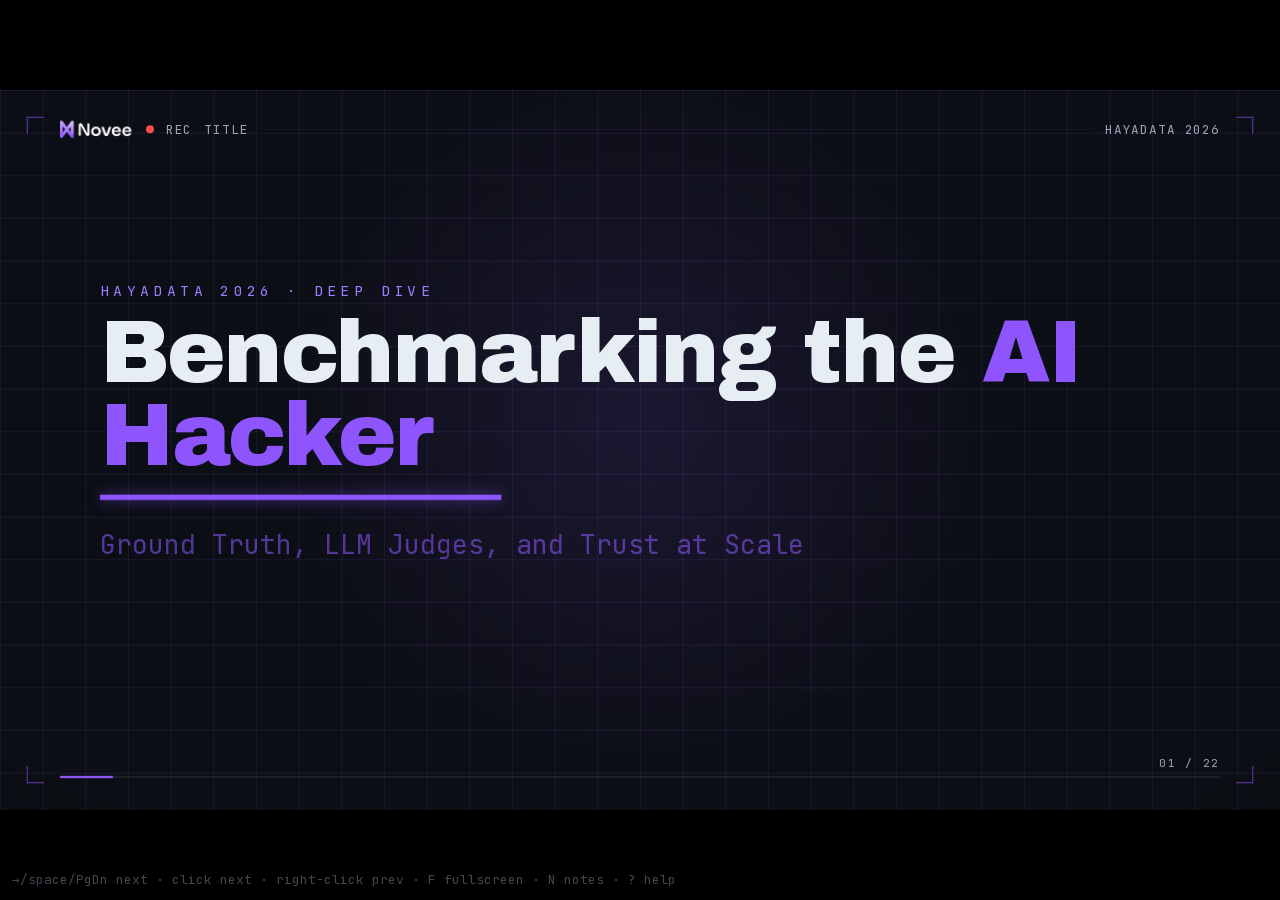
<file: public/slides/benchmarking-the-ai-hacker/index.html>
<!doctype html>
<html lang="en">
  <head>
    <meta charset="UTF-8" />
    <meta name="viewport" content="width=device-width, initial-scale=1" />
    <title>Benchmarking the AI Hacker — hayaData 2026</title>
    <link rel="icon" type="image/png" href="assets/novee-icon.png" />
    <link href="assets/fonts.css" rel="stylesheet" />
    <script src="https://cdn.jsdelivr.net/npm/gsap@3.14.2/dist/gsap.min.js"></script>
    <style>
      /* ============================================================
         TEASER TOKENS + CHROME + COMPONENTS (copied verbatim)
         ============================================================ */
      * { margin: 0; padding: 0; box-sizing: border-box; }
      :root {
        --bg: #0b0e14;
        --panel: #11151f;
        --panel2: #0e1119;
        --fg: #e6edf3;
        --dim: #9aa6b8;
        --cyan: #8e55fd;        /* Novee purple — main accent (fills, bars, large text) */
        --cyan-bright: #c9a8ff;
        --acc-txt: #a07cff;     /* slightly lighter purple for SMALL label text (AA on dark) */
        --amber: #ffb020;       /* contrast / over-claim trap */
        --red: #ff4d4d;
        --line: rgba(142, 85, 253, 0.12);
      }
      .display { font-family: "Archivo Black", "Arial Black", sans-serif; letter-spacing: -0.02em; }

      /* ---------- persistent chrome ---------- */
      #chrome { position: absolute; inset: 0; background: var(--bg); z-index: 0; }
      .grid { position: absolute; inset: 0;
        background-image: linear-gradient(to right, var(--line) 1px, transparent 1px), linear-gradient(to bottom, var(--line) 1px, transparent 1px);
        background-size: 64px 64px; }
      .scanlines { position: absolute; inset: 0; opacity: 0.5; mix-blend-mode: overlay;
        background: repeating-linear-gradient(to bottom, rgba(255,255,255,0.05) 0, rgba(255,255,255,0.05) 1px, transparent 1px, transparent 4px); }
      .vignette { position: absolute; inset: 0; background: radial-gradient(120% 120% at 50% 45%, transparent 55%, rgba(0,0,0,0.55) 100%); }
      .glow { position: absolute; left: 50%; top: 46%; width: 1300px; height: 1300px; transform: translate(-50%, -50%); border-radius: 50%;
        background: radial-gradient(circle, rgba(142,85,253,0.12) 0%, transparent 62%);
        animation: glow-breathe 12s ease-in-out infinite; }
      @keyframes glow-breathe { 0%, 100% { transform: translate(-50%, -50%) scale(1); opacity: 1; } 50% { transform: translate(-50%, -50%) scale(1.16); opacity: 0.6; } }
      .reg { position: absolute; width: 26px; height: 26px; opacity: 0.5; }
      .reg::before, .reg::after { content: ""; position: absolute; background: var(--cyan); }
      .reg::before { width: 26px; height: 2px; top: 0; }
      .reg::after { width: 2px; height: 26px; left: 0; }
      .reg.tl { top: 40px; left: 40px; } .reg.tr { top: 40px; right: 40px; transform: scaleX(-1); }
      .reg.bl { bottom: 40px; left: 40px; transform: scaleY(-1); } .reg.br { bottom: 40px; right: 40px; transform: scale(-1, -1); }
      .statusbar { position: absolute; top: 44px; left: 90px; right: 90px; height: 30px; display: flex; align-items: center; gap: 18px;
        font-size: 19px; color: var(--dim); letter-spacing: 0.12em; text-transform: uppercase; }
      .rec-dot { width: 12px; height: 12px; border-radius: 50%; background: var(--red); animation: rec-blink 1.2s steps(1) infinite; }
      @keyframes rec-blink { 0%, 49% { opacity: 1; } 50%, 100% { opacity: 0; } }
      .statusbar .sep { flex: 1; height: 1px; background: var(--line); }
      .sb-logo { display: inline-flex; align-items: center; margin-right: 4px; }
      .brand-logo { height: 26px; width: auto; display: block; }
      .progress-track { position: absolute; bottom: 48px; left: 90px; right: 90px; height: 3px; background: rgba(255,255,255,0.07); }
      #progress-fill { position: absolute; left: 0; top: 0; height: 100%; width: 100%; background: var(--cyan); transform-origin: left center; transform: scaleX(0); box-shadow: 0 0 14px rgba(142,85,253,0.6); transition: transform .4s ease; }
      .progress-label { position: absolute; bottom: 60px; right: 90px; font-size: 17px; color: var(--dim); letter-spacing: 0.18em; }

      /* ---------- shared scene utilities ---------- */
      .scene { position: absolute; inset: 0; padding: 126px 150px 118px; }
      .kicker { font-size: 22px; letter-spacing: 0.32em; text-transform: uppercase; color: var(--acc-txt); margin-bottom: 16px; }
      .scene-h { font-size: 82px; color: var(--fg); line-height: 0.96; }
      .scene-h .ac { color: var(--cyan); }
      .scene-sub { font-size: 32px; color: var(--cyan); margin-top: 16px; letter-spacing: 0.01em; }
      .scene-sub.dim { color: var(--dim); }
      .panel { background: var(--panel); border: 1px solid rgba(255,255,255,0.08); border-radius: 10px; }
      .num { color: var(--cyan); font-weight: 700; display: inline-block; }
      .am { color: var(--amber); }
      .meta-foot { position: absolute; left: 150px; bottom: 150px; font-size: 22px; color: var(--dim); letter-spacing: 0.06em; }

      /* terminal */
      .terminal { position: absolute; top: 250px; left: 150px; width: 1180px; background: var(--panel); border: 1px solid rgba(142,85,253,0.22); border-radius: 10px; box-shadow: 0 30px 90px rgba(0,0,0,0.6); overflow: hidden; }
      .term-head { display: flex; align-items: center; gap: 12px; padding: 18px 22px; border-bottom: 1px solid rgba(255,255,255,0.06); }
      .term-dot { width: 13px; height: 13px; border-radius: 50%; }
      .term-title { margin-left: 14px; font-size: 18px; color: var(--dim); letter-spacing: 0.08em; }
      .term-body { padding: 34px 30px; font-size: 38px; line-height: 1.5; }
      .prompt { color: var(--cyan); }

      /* editor */
      .editor { position: absolute; top: 290px; left: 150px; width: 1160px; background: var(--panel); border: 1px solid rgba(255,255,255,0.08); border-radius: 10px; overflow: hidden; box-shadow: 0 30px 90px rgba(0,0,0,0.55); }
      .editor-head { display: flex; gap: 26px; padding: 16px 26px; border-bottom: 1px solid rgba(255,255,255,0.06); font-size: 18px; color: var(--dim); }
      .editor-head .path { color: var(--fg); }
      .code { padding: 24px 0; font-size: 29px; line-height: 1.6; }
      .ln { display: flex; gap: 24px; padding: 0 30px; }
      .gutter { width: 38px; text-align: right; color: #7d8a9c; }
      .k-cyan { color: var(--cyan); } .k-amber { color: var(--amber); } .str { color: #9fb2c4; } .punc { color: var(--dim); }
      .trap-tag { display: inline-block; margin-left: 16px; font-size: 20px; color: var(--amber); border: 1px solid var(--amber); border-radius: 4px; padding: 2px 10px; letter-spacing: 0.06em; }
      .s3-side { position: absolute; left: 1360px; top: 300px; display: flex; flex-direction: column; gap: 18px; max-width: 380px; }
      .s3-side .lbl { font-size: 24px; color: var(--fg); } .s3-side .lbl .c { color: var(--cyan); } .s3-side .lbl .a { color: var(--amber); }
      .s3-side .note { font-size: 21px; color: var(--dim); line-height: 1.5; margin-top: 8px; }

      /* targets */
      .targets { position: absolute; left: 150px; right: 150px; top: 300px; display: grid; grid-template-columns: repeat(5, 1fr); gap: 20px; }
      .tcard { background: var(--panel); border: 1px solid rgba(255,255,255,0.08); border-radius: 10px; padding: 26px 22px; }
      .tcard .tname { font-size: 30px; color: var(--fg); } .tcard .tname b { color: var(--cyan); }
      .tcard .tclass { margin-top: 10px; font-size: 21px; color: var(--acc-txt); letter-spacing: 0.04em; }
      .tcard .tver { margin-top: 16px; font-size: 18px; color: var(--dim); }
      .tcard .tline { margin-top: 14px; height: 5px; background: rgba(255,255,255,0.08); border-radius: 3px; overflow: hidden; }
      .tcard .tline > i { display: block; height: 100%; width: 100%; background: var(--cyan); transform-origin: left center; transform: scaleX(0); }

      /* judge panels */
      .jpanel { position: absolute; top: 300px; width: 760px; height: 540px; background: var(--panel); border: 1px solid rgba(255,255,255,0.08); border-radius: 10px; padding: 28px 32px; }
      .p-left { left: 150px; } .p-right { left: 980px; }
      .panel-h { font-size: 23px; letter-spacing: 0.2em; text-transform: uppercase; color: var(--dim); margin-bottom: 22px; }
      .frow { display: flex; align-items: center; gap: 18px; font-size: 29px; padding: 12px 0; }
      .frow .fdot { width: 15px; height: 15px; border-radius: 50%; flex: none; }
      .frow .fname { flex: 1; color: var(--fg); } .frow .fstat { font-size: 23px; color: var(--dim); }
      .frow.silent { border-top: 1px solid rgba(142,85,253,0.18); margin-top: 6px; padding-top: 18px; } .frow.silent .fname { color: var(--cyan); }
      .codeline { font-size: 29px; line-height: 1.8; }
      .codeline.struck { color: var(--dim); position: relative; display: inline-block; }
      .strike-bar { position: absolute; left: 0; top: 50%; height: 3px; width: 100%; background: var(--red); transform-origin: left center; transform: scaleX(0); }
      .counter-row { display: flex; justify-content: space-between; font-size: 30px; margin-top: 6px; }
      .counter-row .cval { color: var(--cyan); font-variant-numeric: tabular-nums; }
      .jchip { position: absolute; bottom: 28px; left: 32px; font-size: 20px; color: var(--acc-txt); border: 1px solid var(--cyan); border-radius: 5px; padding: 6px 14px; }
      .jside { position: absolute; right: 150px; top: 412px; width: 600px; }
      .jside .jsh { font-size: 24px; letter-spacing: 0.14em; text-transform: uppercase; color: var(--acc-txt); margin-bottom: 24px; }
      .jside .jline { font-size: 28px; color: var(--fg); line-height: 1.5; margin-bottom: 22px; }
      .jside .jline.dim { color: var(--dim); font-size: 24px; }
      .jside .jline em { font-style: normal; color: var(--cyan); }

      /* confusion matrix */
      .cm { position: absolute; left: 150px; top: 320px; display: grid; grid-template-columns: 240px 300px 300px; grid-template-rows: 70px 150px 150px; gap: 0; }
      .cm .h { display: flex; align-items: center; justify-content: center; font-size: 22px; color: var(--dim); letter-spacing: 0.06em; text-align: center; }
      .cm .rh { display: flex; align-items: center; font-size: 22px; color: var(--dim); padding-right: 18px; text-align: right; justify-content: flex-end; }
      .cm .cell { margin: 8px; border-radius: 10px; display: flex; flex-direction: column; align-items: center; justify-content: center; gap: 8px; border: 1px solid rgba(255,255,255,0.08); }
      .cm .cell .ct { font-size: 26px; font-weight: 700; } .cm .cell .cl { font-size: 19px; color: var(--dim); }
      .cell.tp { background: rgba(142,85,253,0.18); border-color: var(--cyan); } .cell.tp .ct { color: var(--cyan); }
      .cell.fp { background: rgba(255,176,32,0.14); border-color: var(--amber); } .cell.fp .ct { color: var(--amber); }
      .cell.fn { background: rgba(255,77,77,0.12); border-color: var(--red); } .cell.fn .ct { color: var(--red); }
      .cell.tn { background: rgba(142,85,253,0.07); } .cell.tn .ct { color: var(--dim); }
      .pr-formulas { position: absolute; right: 150px; top: 360px; display: flex; flex-direction: column; gap: 36px; }
      .formula { font-size: 34px; color: var(--fg); } .formula .lab { color: var(--cyan); } .formula .den { color: var(--dim); } .formula .small { display: block; font-size: 21px; color: var(--dim); margin-top: 8px; }
      .formula .amden { color: var(--amber); }

      /* rubric */
      .rubric { position: absolute; left: 150px; top: 300px; width: 1080px; }
      .rcrit { display: flex; align-items: center; gap: 22px; font-size: 36px; padding: 16px 0; border-bottom: 1px solid rgba(255,255,255,0.06); }
      .rcrit .mark { width: 40px; height: 40px; border-radius: 8px; display: flex; align-items: center; justify-content: center; font-size: 24px; flex: none; }
      .rcrit .mark.ok { background: rgba(142,85,253,0.18); color: var(--cyan); border: 1px solid var(--cyan); }
      .rcrit .mark.part { background: rgba(255,176,32,0.16); color: var(--amber); border: 1px solid var(--amber); }
      .rcrit .rtext { color: var(--fg); }
      .rubric-side { position: absolute; right: 150px; top: 320px; width: 360px; font-size: 24px; color: var(--dim); line-height: 1.6; }
      .rubric-side b { color: var(--cyan); }

      /* trajectory tree */
      .tree { position: absolute; left: 150px; top: 300px; font-size: 30px; line-height: 1.66; }
      .tnode { display: flex; align-items: center; gap: 16px; }
      .tnode .branch { color: var(--dim); } .tnode .nname { color: var(--fg); } .tnode .nname.root { color: var(--cyan); font-weight: 700; }
      .tnode .tag { font-size: 18px; padding: 1px 9px; border-radius: 4px; letter-spacing: 0.04em; }
      .tnode .tag.llm { color: var(--acc-txt); border: 1px solid rgba(142,85,253,0.5); } .tnode .tag.tool { color: var(--dim); border: 1px solid rgba(255,255,255,0.14); }
      .tnode .tag.reflect { color: var(--amber); border: 1px solid rgba(255,176,32,0.5); }
      .traj-side { position: absolute; right: 150px; top: 300px; width: 430px; }
      .traj-stat { background: var(--panel); border: 1px solid rgba(255,255,255,0.08); border-radius: 10px; padding: 22px 26px; margin-bottom: 18px; }
      .traj-stat .sl { font-size: 20px; color: var(--dim); letter-spacing: 0.08em; } .traj-stat .sv { font-size: 40px; color: var(--cyan); font-variant-numeric: tabular-nums; }
      .traj-punch { position: absolute; left: 150px; bottom: 150px; font-size: 34px; color: var(--dim); max-width: 1500px; } .traj-punch em { font-style: normal; color: var(--fg); }

      /* coverage surface */
      .surface { position: absolute; left: 150px; top: 310px; display: grid; grid-template-columns: repeat(3, 360px); gap: 18px; }
      .scell { background: var(--panel); border: 1px solid rgba(255,255,255,0.08); border-radius: 8px; padding: 20px 22px; display: flex; align-items: center; gap: 16px; font-size: 26px; }
      .scell .dot { width: 14px; height: 14px; border-radius: 50%; flex: none; background: #2c333f; }
      .scell.hit .dot { background: var(--cyan); box-shadow: 0 0 12px rgba(142,85,253,0.7); } .scell.hit { color: var(--fg); }
      .scell.miss { color: var(--dim); }
      .cov-side { position: absolute; right: 150px; top: 330px; width: 360px; font-size: 24px; color: var(--dim); line-height: 1.6; } .cov-side b { color: var(--cyan); }

      /* matrix */
      .matrix { position: absolute; left: 150px; top: 320px; display: grid; grid-template-columns: 180px repeat(5, 150px); gap: 12px; align-items: center; }
      .matrix .mh { font-size: 21px; color: var(--dim); text-align: center; letter-spacing: 0.04em; text-transform: uppercase; }
      .matrix .mr { font-size: 24px; color: var(--fg); }
      .matrix .mcell { height: 64px; background: var(--panel); border: 1px solid rgba(255,255,255,0.07); border-radius: 7px; overflow: hidden; display: flex; align-items: flex-end; }
      .matrix .mcell > i { display: block; width: 100%; background: linear-gradient(to top, var(--cyan), var(--cyan-bright)); transform-origin: bottom center; transform: scaleY(0); height: 100%; }
      .exp-side { position: absolute; right: 150px; top: 340px; width: 360px; font-size: 24px; color: var(--dim); line-height: 1.55; } .exp-side b { color: var(--cyan); }

      /* axes */
      .axes { position: absolute; left: 150px; right: 150px; top: 320px; display: grid; grid-template-columns: repeat(4, 1fr); gap: 22px; }
      .axis { background: var(--panel); border: 1px solid rgba(255,255,255,0.08); border-radius: 12px; padding: 30px 26px; }
      .axis .an { font-size: 21px; letter-spacing: 0.16em; text-transform: uppercase; color: var(--acc-txt); } .axis .at { margin-top: 16px; font-size: 30px; color: var(--fg); line-height: 1.15; } .axis .ad { margin-top: 14px; font-size: 20px; color: var(--dim); line-height: 1.4; }
      .axes-punch { position: absolute; left: 150px; bottom: 150px; font-size: 34px; color: var(--cyan); }

      /* ============================================================
         DECK ENGINE CSS
         ============================================================ */
      html, body { height: 100%; }
      body { margin: 0; background: #000; overflow: hidden; height: 100vh; font-family: "JetBrains Mono", monospace; color: var(--fg); }
      #stage { position: absolute; top: 50%; left: 50%; width: 1920px; height: 1080px; transform-origin: center center; overflow: hidden; }
      #deck { position: absolute; inset: 0; z-index: 1; }

      .slide { position: absolute; inset: 0; opacity: 0; visibility: hidden; background: transparent; }
      .slide.active { opacity: 1; visibility: visible; }
      .notes { display: none; }   /* in-slide speaker note: hidden on stage, mirrored into the #notes overlay */

      /* centered title/close layout */
      .slide.centered .scene { display: flex; flex-direction: column; justify-content: center; align-items: flex-start; }
      .title-h { font-size: 132px; line-height: 0.94; color: var(--fg); }
      .title-h .ac { color: var(--cyan); }
      .deck-underline { height: 8px; width: 720px; background: var(--cyan); transform-origin: left center; transform: scaleX(0); margin-top: 26px; box-shadow: 0 0 24px rgba(142,85,253,0.6); }
      .title-sub { margin-top: 36px; font-size: 40px; color: var(--cyan); max-width: 1500px; line-height: 1.2; }
      .title-sub.dim { color: var(--dim); }
      .title-brand { margin-top: 44px; display: inline-flex; align-items: center; gap: 20px; }
      .title-brand .by { font-size: 22px; color: var(--dim); letter-spacing: 0.24em; text-transform: uppercase; }
      .title-brand img { height: 58px; width: auto; display: block; }

      /* generic staggered rows */
      .rstack { position: absolute; left: 150px; top: 300px; display: flex; flex-direction: column; gap: 22px; max-width: 1400px; }
      .r { font-size: 40px; color: var(--fg); line-height: 1.18; }
      .r:has(.bullet) { display: flex; align-items: baseline; gap: 22px; }
      .r .bullet { color: var(--cyan); font-size: 26px; flex: none; }
      .r em { font-style: normal; color: var(--cyan); }
      .r .amx { color: var(--amber); font-style: normal; }
      .r .dimx { color: var(--dim); }

      /* foreshadow axis chips */
      .axis-chips { position: absolute; right: 150px; top: 305px; display: flex; flex-direction: column; gap: 14px; opacity: 0.55; }
      .axis-chip { font-size: 22px; color: var(--acc-txt); border: 1px solid rgba(142,85,253,0.4); border-radius: 6px; padding: 8px 18px; letter-spacing: 0.1em; text-transform: uppercase; text-align: center; }

      /* agent loop / generic flow */
      .flow { position: absolute; left: 150px; right: 150px; top: 360px; display: flex; align-items: center; flex-wrap: wrap; gap: 14px; }
      .pill { background: var(--panel); border: 1px solid rgba(142,85,253,0.3); border-radius: 999px; padding: 18px 30px; font-size: 28px; color: var(--fg); }
      .pill.alt { border-color: rgba(255,176,32,0.4); }
      .pill .sub { display: block; font-size: 17px; color: var(--dim); letter-spacing: 0.06em; margin-top: 4px; }
      .arrow { color: var(--cyan); font-size: 32px; flex: none; }
      .flow-note { position: absolute; left: 150px; bottom: 168px; font-size: 26px; color: var(--dim); max-width: 1500px; line-height: 1.45; }
      .flow-note b { color: var(--cyan); }

      /* report mock (slide 4) */
      .report-card { position: absolute; left: 150px; top: 320px; width: 880px; background: var(--panel); border: 1px solid rgba(255,255,255,0.08); border-radius: 12px; padding: 34px 38px; }
      .report-card .rh2 { font-size: 24px; color: var(--dim); letter-spacing: 0.14em; text-transform: uppercase; }
      .report-card .big { font-size: 96px; color: var(--cyan); line-height: 1; margin: 16px 0 8px; }
      .report-card .big .il { font-size: 22px; color: var(--amber); vertical-align: super; letter-spacing: 0.04em; }
      .report-card .fline { font-size: 26px; color: var(--fg); padding: 10px 0; border-top: 1px solid rgba(255,255,255,0.06); display: flex; gap: 16px; align-items: baseline; }
      .report-card .fline .q { color: var(--red); }
      .soblock { position: absolute; left: 150px; top: 690px; font-size: 92px; color: var(--dim); opacity: 0.28; }

      /* three-reason panels (slide 5) */
      .reasons { position: absolute; left: 150px; right: 150px; top: 320px; display: grid; grid-template-columns: repeat(3, 1fr); gap: 24px; }
      .reason { background: var(--panel); border: 1px solid rgba(255,255,255,0.08); border-radius: 12px; padding: 30px 28px; }
      .reason .rn { font-size: 21px; letter-spacing: 0.14em; text-transform: uppercase; color: var(--acc-txt); }
      .reason .rt { margin-top: 14px; font-size: 30px; color: var(--fg); line-height: 1.15; }
      .reason .rd { margin-top: 16px; font-size: 22px; color: var(--dim); line-height: 1.45; }
      .reason .csp { margin-top: 18px; font-size: 22px; color: var(--dim); }
      .reason .csp .struck-txt { color: var(--dim); text-decoration: line-through; text-decoration-color: var(--red); }
      .reason .csp .stamp { display: inline-block; margin-top: 8px; color: var(--amber); border: 1px solid var(--amber); border-radius: 5px; padding: 4px 12px; font-size: 19px; }

      /* two-column generic (slide 8, etc.) */
      .cols { position: absolute; left: 150px; right: 150px; top: 310px; display: grid; grid-template-columns: 1fr 1fr; gap: 30px; }
      .col { background: var(--panel); border: 1px solid rgba(255,255,255,0.08); border-radius: 12px; padding: 30px 32px; }
      .col .colh { font-size: 24px; letter-spacing: 0.12em; text-transform: uppercase; color: var(--acc-txt); margin-bottom: 18px; }
      .col .colh.amh { color: var(--amber); }
      .col .ci { font-size: 26px; color: var(--fg); padding: 12px 0; line-height: 1.35; }
      .col .ci .ok { color: var(--cyan); } .col .ci .no { color: var(--amber); }
      .sev-note { position: absolute; left: 150px; bottom: 150px; font-size: 24px; color: var(--dim); max-width: 1600px; line-height: 1.45; }
      .sev-note b { color: var(--cyan); } .sev-note .low { color: var(--amber); }

      /* stacked code cards (slide 7) */
      .codecards { position: absolute; left: 150px; right: 150px; top: 290px; display: flex; flex-direction: column; gap: 24px; }
      .ccard { background: var(--panel); border: 1px solid rgba(255,255,255,0.08); border-radius: 10px; overflow: hidden; }
      .ccard.pos { border-color: rgba(142,85,253,0.4); }
      .ccard.neg { border-color: rgba(255,176,32,0.4); }
      .ccard .cchead { display: flex; align-items: center; gap: 14px; padding: 14px 26px; border-bottom: 1px solid rgba(255,255,255,0.06); font-size: 19px; letter-spacing: 0.08em; text-transform: uppercase; }
      .ccard.pos .cchead { color: var(--cyan); } .ccard.neg .cchead { color: var(--amber); }
      .ccard .ccbody { padding: 18px 30px; font-size: 24px; line-height: 1.5; }
      .ccard .ccbody .k-cyan { color: var(--cyan); } .ccard .ccbody .k-amber { color: var(--amber); } .ccard .ccbody .str { color: #9fb2c4; } .ccard .ccbody .punc { color: var(--dim); }
      .ccard .redirect { margin-top: 8px; font-size: 20px; color: var(--dim); } .ccard .redirect b { color: var(--amber); }

      /* repair timeline (slide 12) */
      .repair { position: absolute; left: 150px; top: 330px; width: 760px; }
      .repair .rstep { display: flex; align-items: center; gap: 18px; padding: 16px 0; }
      .repair .rstep .rdot { width: 18px; height: 18px; border-radius: 50%; background: var(--cyan); flex: none; }
      .repair .rstep .rstop { background: var(--amber); }
      .repair .rstep .rlabel { font-size: 30px; color: var(--fg); }
      .repair .rstep .rmeta { font-size: 20px; color: var(--dim); margin-left: auto; }
      .repair .worst { margin-top: 18px; font-size: 24px; color: var(--cyan); }
      .asym { position: absolute; right: 150px; top: 330px; width: 760px; }
      .ah { font-size: 23px; letter-spacing: 0.14em; text-transform: uppercase; color: var(--dim); margin-bottom: 16px; }
      .asym .arow { font-size: 26px; color: var(--fg); padding: 12px 0; line-height: 1.4; display: flex; gap: 16px; align-items: baseline; }
      .asym .arow .g { color: var(--amber); flex: none; } .asym .arow .keep { color: var(--cyan); flex: none; }

      /* variance dot plot (slide 14) */
      .dotplot { position: absolute; left: 150px; top: 360px; width: 1080px; height: 360px; }
      .dp-axis { position: absolute; left: 0; right: 0; bottom: 60px; height: 2px; background: rgba(255,255,255,0.12); }
      .dp-dot { position: absolute; width: 26px; height: 26px; border-radius: 50%; background: var(--cyan); transform: translate(-50%, 50%); box-shadow: 0 0 12px rgba(142,85,253,0.6); opacity: 0.85; }
      .dp-mark { position: absolute; bottom: 60px; width: 3px; height: 200px; }
      .dp-mark.mean { background: var(--cyan); }
      .dp-mark.minmax { background: rgba(255,255,255,0.25); }
      .dp-mark .ml { position: absolute; top: -34px; left: 50%; transform: translateX(-50%); font-size: 20px; white-space: nowrap; color: var(--dim); }
      .dp-mark.mean .ml { color: var(--cyan); }
      .dp-label { position: absolute; bottom: 20px; font-size: 20px; color: var(--dim); transform: translateX(-50%); }
      .pooled { position: absolute; right: 150px; top: 380px; width: 380px; }
      .pooled .pbox { font-size: 30px; color: var(--dim); border: 1px dashed rgba(255,77,77,0.5); border-radius: 10px; padding: 22px 26px; position: relative; }
      .pooled .pbox .strike-bar { background: var(--red); }
      .pooled .pnote { margin-top: 18px; font-size: 22px; color: var(--dim); line-height: 1.5; } .pooled .pnote b { color: var(--cyan); }
      .var-note { position: absolute; left: 150px; bottom: 150px; font-size: 28px; color: var(--fg); } .var-note em { font-style: normal; color: var(--cyan); }

      /* dual paths (slide 16) */
      .paths { position: absolute; left: 150px; right: 150px; top: 320px; display: flex; flex-direction: column; gap: 36px; }
      .pathrow { }
      .pathrow .pr-h { font-size: 22px; color: var(--acc-txt); letter-spacing: 0.1em; text-transform: uppercase; margin-bottom: 14px; }
      .pathrow .pr-flow { display: flex; align-items: center; gap: 12px; flex-wrap: wrap; }
      .pathrow .pp { background: var(--panel); border: 1px solid rgba(142,85,253,0.3); border-radius: 999px; padding: 12px 24px; font-size: 24px; color: var(--fg); }
      .pathrow .pp.win { border-color: var(--cyan); color: var(--cyan); }
      .pathrow .pa { color: var(--cyan); font-size: 26px; }

      /* takeaways (slide 21) */
      .takes { position: absolute; left: 150px; right: 150px; top: 300px; display: flex; flex-direction: column; gap: 18px; }
      .take { display: flex; align-items: baseline; gap: 26px; font-size: 38px; color: var(--fg); line-height: 1.2; }
      .take .tnum { font-family: "Archivo Black", sans-serif; color: var(--cyan); font-size: 34px; flex: none; width: 56px; }
      .take em { font-style: normal; color: var(--cyan); }

      /* small four-axis row (close) */
      .axis-row { margin-top: 40px; display: flex; gap: 16px; }
      .axis-row .arc { font-size: 22px; color: var(--acc-txt); border: 1px solid rgba(142,85,253,0.4); border-radius: 6px; padding: 8px 18px; letter-spacing: 0.1em; text-transform: uppercase; }

      /* about me */
      .about { position: absolute; left: 150px; right: 150px; top: 300px; display: flex; gap: 72px; align-items: flex-start; }
      .about-photo { width: 320px; height: 320px; border-radius: 50%; object-fit: cover; flex: none; border: 2px solid rgba(142,85,253,0.55); box-shadow: 0 30px 90px rgba(0,0,0,0.6); }
      .about-body { display: flex; flex-direction: column; gap: 14px; max-width: 1120px; }
      .about-body .about-name { font-size: 64px; line-height: 1; color: var(--fg); }
      .about-body .about-role { font-size: 32px; color: var(--cyan); letter-spacing: 0.01em; }
      .about-body .about-role .ac { color: var(--cyan-bright); }
      .about-body .about-line { font-size: 30px; color: var(--fg); line-height: 1.32; margin-top: 6px; }
      .about-body .about-line em { font-style: normal; color: var(--cyan); }
      .about-body .about-line .dimx { color: var(--dim); }
      .about-body .about-line.dim { color: var(--dim); font-size: 26px; }

      /* ============================================================
         OVERLAY (viewport-fixed, NOT scaled)
         ============================================================ */
      #notes { position: fixed; left: 0; right: 0; bottom: 0; max-height: 32vh; overflow: auto; background: rgba(8,10,16,.96); border-top: 2px solid var(--cyan); color: #cdd6e2; font: 18px/1.5 "JetBrains Mono", monospace; padding: 20px 28px; transform: translateY(100%); transition: transform .25s; z-index: 50; }
      #notes.show { transform: none; }
      #notes .nh { color: var(--acc-txt); letter-spacing: 0.16em; text-transform: uppercase; font-size: 14px; margin-bottom: 8px; }
      #hint { position: fixed; bottom: 12px; left: 12px; color: #5a6573; font: 13px "JetBrains Mono", monospace; z-index: 50; opacity: .7; }
      #help { position: fixed; top: 50%; left: 50%; transform: translate(-50%, -50%); background: rgba(8,10,16,.97); border: 1px solid var(--cyan); border-radius: 12px; padding: 32px 40px; color: #cdd6e2; font: 18px/1.8 "JetBrains Mono", monospace; z-index: 60; box-shadow: 0 30px 90px rgba(0,0,0,0.7); display: none; }
      #help.show { display: block; }
      #help h3 { color: var(--cyan); font-size: 22px; margin-bottom: 16px; letter-spacing: 0.08em; }
      #help kbd { display: inline-block; min-width: 110px; color: var(--acc-txt); }
    </style>
  </head>
  <body>
    <div id="stage">
      <!-- persistent chrome -->
      <div id="chrome">
        <div class="grid"></div><div class="glow"></div><div class="scanlines"></div><div class="vignette"></div>
        <span class="reg tl"></span><span class="reg tr"></span><span class="reg bl"></span><span class="reg br"></span>
        <div class="statusbar">
          <span class="sb-logo"><img class="brand-logo" src="assets/novee-logo-light.png" alt="Novee" /></span>
          <span class="rec-dot"></span><span>rec</span><span id="sb-section">Title</span><span class="sep"></span><span>hayaData 2026</span>
        </div>
        <div class="progress-track"><div id="progress-fill"></div></div>
        <div class="progress-label"><span id="counter">01 / 22</span></div>
      </div>

      <div id="deck">

        <!-- ===== S1 — Title ===== -->
        <section class="slide centered" id="s1" data-kicker="Title">
          <div class="scene">
            <div class="kicker">hayaData 2026 · deep dive</div>
            <div class="title-h display">Benchmarking the <span class="ac">AI Hacker</span></div>
            <div class="deck-underline"></div>
            <div class="title-sub">Ground Truth, LLM Judges, and Trust at Scale</div>
            <div class="title-brand"><span class="by">by</span><img src="assets/novee-logo-light.png" alt="Novee" /></div>
          </div>
          <aside class="notes">Open cold on the artifact: an autonomous agent handed us "it found twelve vulnerabilities." For an ML room, this talk is about measurement, not hacking — "no answer key" is plain English for ground truth. Every lesson transfers to any agent you can't fully predict.</aside>
        </section>

        <!-- ===== About me ===== -->
        <section class="slide" id="sabout" data-kicker="Who's speaking">
          <div class="scene">
            <div class="kicker">Who's speaking</div>
            <div class="scene-h display">About me</div>
            <div class="about">
              <img class="about-photo" src="assets/profile.png" alt="Irad Aharoni" />
              <div class="about-body">
                <div class="about-name r display">Irad Aharoni</div>
                <div class="about-role r">Founding AI Research Engineer · <span class="ac">Novee</span></div>
                <div class="about-line r">I build <em>AI-native offensive security</em> — an AI that continuously pentests real environments to surface exploitable bugs before attackers do.</div>
                <div class="about-line r">Now on the <em>Harness &amp; Agent Research</em> team: model benchmarking, eval harnesses, and LLM-as-judge scoring — <span class="dimx">exactly this talk.</span></div>
                <div class="about-line dim r">Previously: Security Researcher in the CTO Office at Orca Security · 5+ years in the IDF (Unit Matzov), finishing as Innovation Lead.</div>
              </div>
            </div>
          </div>
          <aside class="notes">Thirty seconds, max. The one line that earns the talk: this benchmark isn't a side project — it's the eval stack I build day-to-day on the Harness &amp; Agent Research team. Orca + Matzov establish the security background without dwelling. Then move on.</aside>
        </section>

        <!-- ===== S2 — Agenda ===== -->
        <section class="slide" id="s2" data-kicker="Agenda">
          <div class="scene">
            <div class="kicker">Agenda</div>
            <div class="scene-h display">A tour of the measurement problem</div>
            <div class="rstack" style="top:300px">
              <div class="r"><span class="bullet">01</span><span>The problem — why "it found N" has no truth value</span></div>
              <div class="r"><span class="bullet">02</span><span>The oracle — ground truth as code; hard negatives</span></div>
              <div class="r"><span class="bullet">03</span><span>App-class coverage — generalization, not overfitting</span></div>
              <div class="r"><span class="bullet">04</span><span>The judge — LLM-as-judge, made trustworthy and cheap</span></div>
              <div class="r"><span class="bullet">05</span><span>Metrics &amp; variance — precision/recall, budgeting for spread</span></div>
              <div class="r"><span class="bullet">06</span><span>Beyond the answer — quality, trajectory, search</span></div>
              <div class="r"><span class="bullet">07</span><span>Experiments + multi-axis evaluation + takeaways</span></div>
            </div>
            <div class="axis-chips">
              <div class="axis-chip">destination</div>
              <div class="axis-chip">quality</div>
              <div class="axis-chip">path</div>
              <div class="axis-chip">search</div>
            </div>
          </div>
          <aside class="notes">Eleven beats condensed to seven stops. Center of gravity: the oracle and the judge — that's where the transferable engineering lives. The spine: a number is noise until you build the thing that turns it into signal, and "good" is a vector, not a scalar.</aside>
        </section>

        <!-- ===== S3 — Meet the agent ===== -->
        <section class="slide" id="s3" data-kicker="Setup">
          <div class="scene">
            <div class="kicker">Setup</div>
            <div class="scene-h display">An AI that hacks on its own</div>
            <div class="flow">
              <div class="pill r">authenticate</div>
              <span class="arrow">→</span>
              <div class="pill r">assess<span class="sub">reflect ×N</span></div>
              <span class="arrow">→</span>
              <div class="pill r">dedup</div>
              <span class="arrow">→</span>
              <div class="pill r alt">report</div>
            </div>
            <div class="flow-note">Given a target + credentials + scope, the agent runs the loop <b>genuinely autonomously</b> — no human driving exploitation. (For this room: a "pentest" = probing an app for security bugs.) The loop's internal structure becomes data when we score the <b>path</b>, not just the answer.</div>
          </div>
          <aside class="notes">Keep it short — this is setup, not the point. Refer to it as "the agent" throughout. The detail that matters later: the loop has internal structure (reflection rounds), which becomes data when we score the path, not just the answer.</aside>
        </section>

        <!-- ===== S4 — No truth value ===== -->
        <section class="slide" id="s4" data-kicker="The problem">
          <div class="scene">
            <div class="kicker">The problem</div>
            <div class="scene-h display">"It found 12 vulnerabilities" is a sentence with no truth value</div>
            <div class="report-card r">
              <div class="rh2">candidate report</div>
              <div class="big">12<span class="il">illustrative</span></div>
              <div class="fline"><span class="q">?</span> findings reported — none checked against anything</div>
              <div class="fline"><span class="q">?</span> no baseline, no answer key by default</div>
            </div>
            <div class="soblock display">…so what?</div>
            <div class="rstack" style="left:1080px;top:330px;max-width:680px">
              <div class="r"><span class="bullet">▹</span><span>Twelve compared to <em>what?</em></span></div>
              <div class="r"><span class="bullet">▹</span><span>Are they <em>real?</em></span></div>
              <div class="r"><span class="bullet">▹</span><span>Are they <em>complete?</em></span></div>
              <div class="r"><span class="bullet">▹</span><span>Did it <span class="amx">miss the one that mattered?</span></span></div>
            </div>
          </div>
          <aside class="notes">Cold open, before any framing: "It found twelve vulnerabilities — and it's worthless. Twelve compared to what? Are they real? Did it miss the one that mattered?" The number alone is noise; you need an oracle to turn it into signal. The rest of the talk builds that oracle.</aside>
        </section>

        <!-- ===== S5 — Three reasons ===== -->
        <section class="slide" id="s5" data-kicker="Why it's hard">
          <div class="scene">
            <div class="kicker">Why it's hard</div>
            <div class="scene-h display">Three reasons</div>
            <div class="reasons">
              <div class="reason r">
                <div class="rn">a · no answer key</div>
                <div class="rt">Real apps don't ship a list of their own bugs</div>
                <div class="rd">There's nothing to check the report against — by default.</div>
              </div>
              <div class="reason r">
                <div class="rn">b · non-determinism</div>
                <div class="rt">Same agent, same config — different findings</div>
                <div class="rd">One run is a sample of size one. Your output distribution is the object of study.</div>
              </div>
              <div class="reason r">
                <div class="rn">c · over-reporting</div>
                <div class="rt">The dominant failure mode</div>
                <div class="csp"><span class="struck-txt">"missing Content-Security-Policy header"</span><br /><span class="stamp">CSP was enabled here</span></div>
              </div>
            </div>
            <div class="var-note" style="bottom:150px">Punch line: <em>evaluation</em>, not capability, is the bottleneck.</div>
          </div>
          <aside class="notes">This slide maps the whole talk — three problems, and the rest is how we attack each. Land the CSP example: it wasn't wrong by accident, it confidently recited a checklist the app already satisfied. For an ML room, frame (b) as: never trust a point estimate.</aside>
        </section>

        <!-- ===== S6 — Ground truth as code (editor) ===== -->
        <section class="slide" id="s6" data-kicker="The data foundation">
          <div class="scene">
            <div class="kicker">The data foundation</div>
            <div class="scene-h display" style="position:absolute;left:150px;top:172px">Ground truth as <span class="ac">code</span></div>
            <div class="editor">
              <div class="editor-head"><span class="path">benchmarks / grafana / labels.json</span><span>versioned · reviewed in PRs</span></div>
              <div class="code">
                <div class="ln"><span class="gutter">1</span><span><span class="punc">{</span></span></div>
                <div class="ln"><span class="gutter">2</span><span><span class="k-cyan">"positives"</span><span class="punc">: [</span>  <span class="punc">//</span> <span class="str">known CVEs</span></span></div>
                <div class="ln"><span class="gutter">3</span><span>&nbsp;&nbsp;<span class="punc">{</span> <span class="str">"id"</span><span class="punc">:</span> <span class="str">"CVE-2025-3260"</span> <span class="punc">},</span></span></div>
                <div class="ln"><span class="gutter">4</span><span>&nbsp;&nbsp;<span class="punc">{</span> <span class="str">"id"</span><span class="punc">:</span> <span class="str">"CVE-2025-4123"</span> <span class="punc">}</span></span></div>
                <div class="ln"><span class="gutter">5</span><span><span class="punc">],</span></span></div>
                <div class="ln" id="s6-neg"><span class="gutter">6</span><span><span class="k-amber">"negatives"</span><span class="punc">: [</span> <span class="str">"anonymous access"</span> <span class="punc">]</span><span class="trap-tag">hard negative</span></span></div>
                <div class="ln"><span class="gutter">7</span><span><span class="punc">}</span></span></div>
              </div>
            </div>
            <div class="s3-side">
              <div class="lbl"><span class="c">positives</span> — known CVEs really present</div>
              <div class="lbl"><span class="a">negatives</span> — what a confident agent over-claims</div>
              <div class="note">Preconditions live inside the label and are created by a seed step — so a label is verifiable against a live target.</div>
            </div>
          </div>
          <aside class="notes">Expand "CVE" on first use: a public catalogue ID for a documented bug. A label isn't a string to grep for — it's a claim about a specific live target, with the state it depends on created on purpose. That's what makes a fuzzy LLM judge consistent without brittle string matching.</aside>
        </section>

        <!-- ===== S7 — Positive + over-claim negative ===== -->
        <section class="slide" id="s7" data-kicker="Example">
          <div class="scene">
            <div class="kicker">Example</div>
            <div class="scene-h display" style="position:absolute;left:150px;top:172px">A real positive — and an over-claim negative</div>
            <div class="codecards" style="top:340px">
              <div class="ccard pos r">
                <div class="cchead">positive · credit this</div>
                <div class="ccbody"><span class="punc">{</span> <span class="k-cyan">"name"</span><span class="punc">:</span> <span class="str">"CVE-2025-3260"</span><span class="punc">,</span> <span class="k-cyan">"severity"</span><span class="punc">:</span> <span class="str">"high"</span> <span class="punc">}</span><br /><span class="str">Broken authorization / IDOR — a Viewer can read any dashboard. Org isolation and datasource access are NOT bypassed.</span></div>
              </div>
              <div class="ccard neg r">
                <div class="cchead">negative · penalize this (over-claim)</div>
                <div class="ccbody"><span class="punc">{</span> <span class="k-amber">"name"</span><span class="punc">:</span> <span class="str">"CVE-2025-3260 grants datasource / cross-org access"</span> <span class="punc">}</span><br /><span class="str">Claiming the IDOR exposes datasource creds or breaks org isolation over-states impact.</span><div class="redirect">→ that belongs to <b>CVE-2025-3454</b>, not here.</div></div>
              </div>
            </div>
          </div>
          <aside class="notes">The "AI was right and still wrong" beat. CVE-2025-3260 lets a low-privilege user read dashboards — but it does NOT expose datasource creds or break org isolation. A report claiming it does over-states impact; the label says that belongs to CVE-2025-3454. Over-claiming is a scored failure.</aside>
        </section>

        <!-- ===== S8 — Hard negatives ===== -->
        <section class="slide" id="s8" data-kicker="Hard negatives">
          <div class="scene">
            <div class="kicker">Hard negatives</div>
            <div class="scene-h display">Label what isn't there</div>
            <div class="cols">
              <div class="col r">
                <div class="colh">misconfig traps</div>
                <div class="ci">default admin/admin — <span class="ok">password was changed here</span></div>
                <div class="ci">missing-CSP — <span class="ok">CSP enabled here</span></div>
                <div class="ci">anonymous access — <span class="ok">not present here</span></div>
              </div>
              <div class="col r">
                <div class="colh amh">over-claim traps</div>
                <div class="ci">right bug, <span class="no">wrong blast radius</span></div>
                <div class="ci">the CVE-2025-3260 datasource over-claim</div>
                <div class="ci">staying silent scores as a <span class="ok">true negative</span></div>
              </div>
            </div>
            <div class="sev-note">Severity per label: a deliberately <span class="low">low-severity real bug (CVE-2025-1088)</span> should NOT move the score. Honest note: only <b>Grafana</b> has a complete labels.json — <b>8 positives / 4 negatives</b>; ground-truth maturity varies across the five targets.</div>
          </div>
          <aside class="notes">Negatives are the transferable craft: you don't score a classifier on true positives alone, and you shouldn't score an agent that way either. CSP and admin/admin are real entries. Be honest about maturity — Grafana is the gold standard; the others are partial. Don't oversell the suite.</aside>
        </section>

        <!-- ===== S9 — Application coverage (targets) ===== -->
        <section class="slide" id="s9" data-kicker="Application coverage">
          <div class="scene">
            <div class="kicker">Application coverage</div>
            <div class="scene-h display" style="position:absolute;left:150px;top:172px">Five app classes, one harness</div>
            <div class="targets">
              <div class="tcard r"><div class="tname"><b>dashboards</b></div><div class="tver">pinned + seeded</div><div class="tline"><i></i></div></div>
              <div class="tcard r"><div class="tname"><b>git forge</b></div><div class="tver">pinned + seeded</div><div class="tline"><i></i></div></div>
              <div class="tcard r"><div class="tname"><b>cloud storage</b></div><div class="tver">pinned + seeded</div><div class="tline"><i></i></div></div>
              <div class="tcard r"><div class="tname"><b>link manager</b></div><div class="tver">pinned + seeded</div><div class="tline"><i></i></div></div>
              <div class="tcard r"><div class="tname"><b>CRM</b></div><div class="tver">pinned + seeded</div><div class="tline"><i></i></div></div>
            </div>
            <div class="meta-foot">Five different classes of app — measuring generalization, not overfitting one target · diverse · versioned · reproducible</div>
          </div>
          <aside class="notes">This is your train/test discipline: benchmark one target and you measure memorization, not capability. Five diverse, versioned, reproducible apps let you ask "does the agent generalize?" Keep it to diversity + reproducibility — no deployment machinery.</aside>
        </section>

        <!-- ===== S10 — Manual scoring -> LLM judge ===== -->
        <section class="slide" id="s10" data-kicker="Scale">
          <div class="scene">
            <div class="kicker">Scale</div>
            <div class="scene-h display">Manual scoring doesn't scale → LLM-as-judge</div>
            <div class="flow" style="top:340px">
              <div class="pill r">report + labels</div>
              <span class="arrow">→</span>
              <div class="pill r" style="border-color:var(--cyan)">judge<span class="sub">an Opus-class model</span></div>
              <span class="arrow">→</span>
              <div class="pill r">per-label scorecard</div>
            </div>
            <div class="rstack" style="top:520px">
              <div class="r"><span class="bullet">▹</span><span>Reading every report by hand against the labels is the bottleneck — and there are dozens of non-deterministic runs per config.</span></div>
              <div class="r"><span class="bullet">▹</span><span>But why trust a second model to grade the first?</span></div>
              <div class="r"><span class="bullet">▹</span><span>Next: make it <em>trustworthy AND cheap.</em></span></div>
            </div>
          </div>
          <aside class="notes">The honest tension: an LLM judge can be wrong in exactly the ways the agent is wrong. The answer isn't "trust it" — it's "constrain it, take away what it's bad at, and bound its cost." A general recipe for LLM-as-judge anywhere.</aside>
        </section>

        <!-- ===== S11 — The judge (consolidated) ===== -->
        <section class="slide" id="s11" data-kicker="The judge">
          <div class="scene">
            <div class="kicker">The judge</div>
            <div class="scene-h display" style="position:absolute;left:150px;top:172px;max-width:1560px">You don't trust the agent's output — so why trust a second model to <span class="ac">grade it?</span></div>
            <div class="jpanel" style="left:150px;top:400px;width:920px;height:auto">
              <div class="panel-h">what the judge counts</div>
              <div class="frow"><span class="fdot" style="background:var(--cyan)"></span><span class="fname">real bug, flagged</span><span class="fstat">true positive</span></div>
              <div class="frow"><span class="fdot" style="background:var(--amber)"></span><span class="fname">over-claimed a real bug's impact</span><span class="fstat" style="color:var(--amber)">false positive</span></div>
              <div class="frow"><span class="fdot" style="background:#2c333f"></span><span class="fname">missed a real bug</span><span class="fstat">false negative</span></div>
              <div class="frow silent"><span class="fdot" style="background:var(--cyan)"></span><span class="fname">stayed silent on by-design behavior</span><span class="fstat" style="color:var(--cyan-bright)">✓ true negative</span></div>
            </div>
            <div class="jside">
              <div class="jsh">score restraint, not just hits</div>
              <div class="jline"><em>Severity gating</em> filters noise on the false-positive side — but positive matching ignores severity, so it <em>never costs recall.</em></div>
              <div class="jline dim">The model classifies each finding; <em>code</em> derives the counts — never the model.</div>
            </div>
          </div>
          <aside class="notes">An LLM grades each finding against the labels. The honest tension: you don't trust the agent's output, so why trust a second model to grade it? The answer — take away what the LLM is bad at (it classifies; code derives the counts, so it can't miscount), and score what actually matters: restraint. Negatives are first-class — the agent earns a TRUE NEGATIVE for correctly staying silent on by-design behavior, and over-claiming a real bug's impact is a false positive. Severity gating filters low/info noise out of the false-positive side but never touches recall. Judge = an Opus-class model; numbers illustrative.</aside>
        </section>

        <!-- ===== S13 — Confusion matrix ===== -->
        <section class="slide" id="s13" data-kicker="The metric">
          <div class="scene">
            <div class="kicker">The metric</div>
            <div class="scene-h display" style="position:absolute;left:150px;top:172px">Precision &amp; recall</div>
            <div class="cm">
              <div class="h"></div><div class="h">agent reported</div><div class="h">agent silent</div>
              <div class="rh">in ground truth</div>
              <div class="cell tp"><div class="ct">TP</div><div class="cl">caught</div></div>
              <div class="cell fn"><div class="ct">FN</div><div class="cl">missed</div></div>
              <div class="rh">not real</div>
              <div class="cell fp"><div class="ct">FP</div><div class="cl">over-claim</div></div>
              <div class="cell tn"><div class="ct">TN</div><div class="cl">restraint</div></div>
            </div>
            <div class="pr-formulas">
              <div class="formula"><span class="lab">recall</span> = TP / (TP + <span class="den">FN</span>)<span class="small">of the real bugs, how many were caught</span></div>
              <div class="formula"><span class="lab">precision</span> = TP / (TP + <span class="amden">FP</span>)<span class="small">over-claims are penalized, not free</span></div>
              <div class="formula" style="font-size:24px">denominator = 0 → <span class="lab">None</span>, not a fake 0<span class="small">a fake zero pollutes every average downstream</span></div>
            </div>
          </div>
          <aside class="notes">Standard ML vocabulary, which is why it lands. Two design notes: counts come from code (callback to "we took the calculator away"), and a 0-denominator returns null, not 0 — a fake zero is a lie that pollutes every average downstream. Any cell values are illustrative.</aside>
        </section>

        <!-- ===== S14 — Variance ===== -->
        <section class="slide" id="s14" data-kicker="Variance">
          <div class="scene">
            <div class="kicker">Variance</div>
            <div class="scene-h display">The variance IS the data</div>
            <div class="dotplot">
              <div class="dp-axis"></div>
              <div class="dp-mark minmax" style="left:14%"><span class="ml">min</span></div>
              <div class="dp-mark mean" style="left:50%"><span class="ml">mean</span></div>
              <div class="dp-mark minmax" style="left:84%"><span class="ml">max</span></div>
              <div class="dp-dot" style="left:14%;top:48%"></div>
              <div class="dp-dot" style="left:28%;top:40%"></div>
              <div class="dp-dot" style="left:40%;top:52%"></div>
              <div class="dp-dot" style="left:50%;top:36%"></div>
              <div class="dp-dot" style="left:58%;top:46%"></div>
              <div class="dp-dot" style="left:70%;top:38%"></div>
              <div class="dp-dot" style="left:84%;top:50%"></div>
              <div class="dp-label" style="left:0%">low recall</div>
              <div class="dp-label" style="left:100%">high recall</div>
            </div>
            <div class="pooled">
              <div class="pbox">pooled across runs<span class="strike-bar"></span></div>
              <div class="pnote">A chatty run can't dominate when recall is averaged <b>per-run, then across runs.</b></div>
            </div>
            <div class="var-note">One run is a sample of size one — report a <em>range</em>, not a point estimate. <span class="il">illustrative</span></div>
          </div>
          <aside class="notes">The methodological heart for an ML audience. Pooling all findings across runs lets one verbose run swamp the signal; per-run-then-across-runs keeps each run as one vote. The spread between min and max isn't noise to average away — it's a measurement of reliability. The variance is the data.</aside>
        </section>

        <!-- ===== S15 — Artifact quality (rubric) ===== -->
        <section class="slide" id="s15" data-kicker="Artifact quality">
          <div class="scene">
            <div class="kicker">Artifact quality</div>
            <div class="scene-h display" style="position:absolute;left:150px;top:172px">A right answer, <span class="ac">badly argued</span>, still fails</div>
            <div class="rubric">
              <div class="rcrit"><span class="mark ok">✓</span><span class="rtext">evidence attached — request / response, not a claim</span></div>
              <div class="rcrit"><span class="mark ok">✓</span><span class="rtext">reproducible steps — someone else can re-trigger it</span></div>
              <div class="rcrit"><span class="mark part">~</span><span class="rtext">severity justified against real impact</span></div>
              <div class="rcrit"><span class="mark ok">✓</span><span class="rtext">no hallucinated detail</span></div>
            </div>
            <div class="rubric-side">Graded against a <b>rubric</b> — a distinct measurement axis: the report's quality, not just match / no-match.</div>
          </div>
          <aside class="notes">Matching ground truth tells you whether it found the bug; the rubric tells you whether the report is usable. A correct finding with a fabricated proof-of-concept is worse than useless — it erodes trust. A separate reference (a rubric) measuring a separate thing (artifact quality).</aside>
        </section>

        <!-- ===== S16 — Trajectory: outcome != process ===== -->
        <section class="slide" id="s16" data-kicker="Trajectory · outcome ≠ process">
          <div class="scene">
            <div class="kicker">Trajectory · outcome ≠ process</div>
            <div class="scene-h display">Score the <span class="ac">path</span>, not just the answer</div>
            <div class="paths">
              <div class="pathrow r">
                <div class="pr-h">run A — reasoned its way there</div>
                <div class="pr-flow"><span class="pp">authenticate</span><span class="pa">→</span><span class="pp">assess</span><span class="pa">→</span><span class="pp">reflect</span><span class="pa">→</span><span class="pp win">same finding</span></div>
              </div>
              <div class="pathrow r">
                <div class="pr-h">run B — stumbled into it</div>
                <div class="pr-flow"><span class="pp">authenticate</span><span class="pa">→</span><span class="pp">assess</span><span class="pa">→</span><span class="pp win">same finding</span></div>
              </div>
            </div>
            <div class="rstack" style="top:660px;max-width:1500px">
              <div class="r"><span class="bullet">▹</span><span>Did it <em>reason</em> its way to the finding — or stumble in?</span></div>
              <div class="r"><span class="bullet">▹</span><span>Soundness, efficiency (tokens / cost), and whether reflection actually helped — all measurable from the trajectory.</span></div>
            </div>
          </div>
          <aside class="notes">Frame as reasoning-path data, not observability infrastructure. The agent emits its own per-phase metadata, so we can ask whether reflection rounds changed the conclusion or just burned tokens. Stumbling into the right answer isn't the same as reasoning to it — and only the second kind reproduces.</aside>
        </section>

        <!-- ===== S17 — Trajectory decomposed (tree) ===== -->
        <section class="slide" id="s17" data-kicker="Trajectory, decomposed">
          <div class="scene">
            <div class="kicker">A trajectory, decomposed</div>
            <div class="scene-h display" style="position:absolute;left:150px;top:172px">authenticate → assess → dedup</div>
            <div class="tree">
              <div class="tnode"><span class="nname root">veevee/assess</span></div>
              <div class="tnode"><span class="branch">├─</span><span class="nname">auth_config_render</span><span class="tag tool">tool</span></div>
              <div class="tnode"><span class="branch">├─</span><span class="nname">main</span><span class="tag llm">llm</span></div>
              <div class="tnode"><span class="branch">├─</span><span class="nname">reflect_1_analyze</span><span class="tag reflect">reflect</span></div>
              <div class="tnode"><span class="branch">├─</span><span class="nname">reflect_1_resume</span><span class="tag llm">llm</span></div>
              <div class="tnode"><span class="branch">└─</span><span class="nname">reflect_2_analyze</span><span class="tag reflect">reflect</span></div>
            </div>
            <div class="traj-side">
              <div class="traj-stat"><div class="sl">tokens</div><div class="sv" id="traj-tok">0</div></div>
              <div class="traj-stat"><div class="sl">llm calls</div><div class="sv" id="traj-calls">0</div></div>
              <div class="traj-stat"><div class="sl">cost / run</div><div class="sv">tracked</div></div>
            </div>
            <div class="traj-punch">Per-call metadata — kind, phase, target, version, model, effort. <em>Names real, counts illustrative.</em></div>
          </div>
          <aside class="notes">Walk one branch: authenticate → assess:main → reflect_1_analyze → reflect_1_resume → reflect_2_analyze → dedup. Each node carries metadata and a token tally. The reflection rounds are the interesting part — you can measure, per run, whether reflect_2 changed anything. Names real, numbers illustrative.</aside>
        </section>

        <!-- ===== S18 — Coverage (surface) ===== -->
        <section class="slide" id="s18" data-kicker="Coverage · search completeness">
          <div class="scene">
            <div class="kicker">Coverage · search completeness</div>
            <div class="scene-h display" style="position:absolute;left:150px;top:172px">Did it look, or get lucky?</div>
            <div class="surface">
              <div class="scell hit"><span class="dot"></span>auth</div>
              <div class="scell hit"><span class="dot"></span>dashboards</div>
              <div class="scell hit"><span class="dot"></span>datasources</div>
              <div class="scell hit"><span class="dot"></span>api / admin</div>
              <div class="scell miss"><span class="dot"></span>plugins</div>
              <div class="scell miss"><span class="dot"></span>annotations</div>
            </div>
            <div class="cov-side">A deterministic check — <b>no LLM</b> — against the surface spec. High recall + <b>low coverage</b> = warning sign: it found bugs but didn't really look around.</div>
          </div>
          <aside class="notes">The cheapest, most underrated axis, and a pure code check — no model in the loop, so it's free and exact. Recall alone can flatter a lucky run: if the agent found three bugs but never touched the datasource API, you know it got lucky, not that it's good. Coverage catches that.</aside>
        </section>

        <!-- ===== S19 — Comparative experiments (matrix) ===== -->
        <section class="slide" id="s19" data-kicker="Comparative experiments">
          <div class="scene">
            <div class="kicker">Comparative experiments</div>
            <div class="scene-h display" style="position:absolute;left:150px;top:172px">Hold the benchmark fixed. <span class="ac">Vary one thing.</span></div>
            <div class="matrix">
              <div class="mh"></div><div class="mh">low</div><div class="mh">medium</div><div class="mh">high</div><div class="mh">xhigh</div><div class="mh">max</div>
              <div class="mr">opus</div>
              <div class="mcell"><i data-fill="0.35"></i></div><div class="mcell"><i data-fill="0.55"></i></div><div class="mcell"><i data-fill="0.72"></i></div><div class="mcell"><i data-fill="0.8"></i></div><div class="mcell"><i data-fill="0.85"></i></div>
              <div class="mr">sonnet</div>
              <div class="mcell"><i data-fill="0.3"></i></div><div class="mcell"><i data-fill="0.42"></i></div><div class="mcell"><i data-fill="0.5"></i></div><div class="mcell"><i data-fill="0.55"></i></div><div class="mcell"><i data-fill="0.58"></i></div>
            </div>
            <div class="exp-side">model × effort × <b>repeated seeds</b> → measure variance, ablate what actually moves the metric. <span class="il">illustrative — no measured result</span></div>
          </div>
          <aside class="notes">It's ablation applied to an agent: change one variable, repeat the seed until the variance band is real (callback to Slide 14), and only claim an effect when it clears that band. "effort=max felt better" is an anecdote; "max beats high beyond the per-seed variance" is a result. No measured result claimed.</aside>
        </section>

        <!-- ===== S20 — Multi-axis (axes) ===== -->
        <section class="slide" id="s20" data-kicker="Multi-axis evaluation">
          <div class="scene">
            <div class="kicker">Multi-axis evaluation</div>
            <div class="scene-h display" style="position:absolute;left:150px;top:172px">"Is it good?" isn't one number</div>
            <div class="axes">
              <div class="axis"><div class="an">destination</div><div class="at">found vs ground truth</div><div class="ad">precision · recall</div></div>
              <div class="axis"><div class="an">quality</div><div class="at">is the finding well-argued</div><div class="ad">rubric score</div></div>
              <div class="axis"><div class="an">path</div><div class="at">how it reasoned there</div><div class="ad">trajectory</div></div>
              <div class="axis"><div class="an">search</div><div class="at">how much it explored</div><div class="ad">coverage</div></div>
            </div>
            <div class="axes-punch">Four references, four measurements — none privileged. Same headline number, different agent.</div>
          </div>
          <aside class="notes">The thesis. No reference is privileged — you measure against whatever each question needs: ground truth, a rubric, a surface spec, or the trajectory itself. Collapsing them to one scalar throws away the trade-offs that tell you whether to ship. Four questions, four references — not a framework.</aside>
        </section>

        <!-- ===== S21 — Takeaways ===== -->
        <section class="slide" id="s21" data-kicker="Takeaways">
          <div class="scene">
            <div class="kicker">Takeaways</div>
            <div class="scene-h display">Five transferable lessons</div>
            <div class="takes">
              <div class="take r"><span class="tnum">1</span><span>A number with no answer key is <em>noise</em> — build the oracle first.</span></div>
              <div class="take r"><span class="tnum">2</span><span>Ground truth is <em>code</em> — label what should NOT happen.</span></div>
              <div class="take r"><span class="tnum">3</span><span>With an LLM judge, take away what it's <em>bad at</em> — don't let it count.</span></div>
              <div class="take r"><span class="tnum">4</span><span>Measure <em>variance</em>, not a point — one run is a sample of size one.</span></div>
              <div class="take r"><span class="tnum">5</span><span>"Good" is <em>multi-axis</em> — measure the vector, not the headline number.</span></div>
            </div>
          </div>
          <aside class="notes">These transfer to anyone evaluating non-deterministic agents on messy real-world tasks — the security agent was only the case study. Each maps to a section. Pause on (2) and (4) — the two the room is most likely to underestimate going in.</aside>
        </section>

        <!-- ===== S22 — Close + Q&A ===== -->
        <section class="slide centered" id="s22" data-kicker="Close · Q&amp;A">
          <div class="scene">
            <div class="kicker">Close</div>
            <div class="title-h display">Benchmarking the <span class="ac">AI Hacker</span></div>
            <div class="deck-underline"></div>
            <div class="title-sub">The next time something hands you "it found twelve" — that's not an answer. It's the question.</div>
            <div class="axis-row">
              <div class="arc">destination</div><div class="arc">quality</div><div class="arc">path</div><div class="arc">search</div>
            </div>
            <div class="title-sub dim" style="margin-top:36px;font-size:34px">Q&amp;A</div>
            <div class="title-brand"><span class="by">by</span><img src="assets/novee-logo-light.png" alt="Novee" /></div>
          </div>
          <aside class="notes">Deliver the close verbatim, then open the floor. Anticipate: keeping labels honest as targets patch (versioned, code-reviewed labels with preconditions); isn't the judge as fallible as the agent (yes — that's why we take away counting, constrain output, bound repair); picking the seed count (until the per-seed variance band is stable).</aside>
        </section>

      </div>
    </div>

    <div id="overlay">
      <div id="notes"><div class="nh">speaker note</div><div id="notes-body"></div></div>
      <div id="hint">→/space/PgDn next · click next · right-click prev · F fullscreen · N notes · ? help</div>
      <div id="help">
        <h3>keyboard</h3>
        <div><kbd>→ ↓ space ⏎</kbd> next slide</div>
        <div><kbd>← ↑ ⌫</kbd> previous slide</div>
        <div><kbd>PgDn / PgUp</kbd> next / prev (clicker)</div>
        <div><kbd>click</kbd> next · <kbd>right-click</kbd> prev</div>
        <div><kbd>Home / End</kbd> first / last</div>
        <div><kbd>F</kbd> fullscreen</div>
        <div><kbd>N / S</kbd> toggle speaker notes</div>
        <div><kbd>? / H</kbd> toggle this help</div>
      </div>
    </div>

    <script>
      "use strict";

      /* ---------- scale-to-fit ---------- */
      const stage = document.getElementById("stage");
      function fit() {
        const s = Math.min(window.innerWidth / 1920, window.innerHeight / 1080);
        stage.style.transform = "translate(-50%,-50%) scale(" + s + ")";
      }
      window.addEventListener("resize", fit);

      /* ---------- nav state ---------- */
      const STILL = /[?&]still/.test(location.search);  /* ?still snaps animations to final frame (print / screenshot) */
      const SEEK = (location.search.match(/[?&]at=([0-9.]+)/) || [])[1];  /* ?at=0..1 freezes animation at a progress (debug) */
      const slides = [...document.querySelectorAll(".slide")];
      const N = slides.length;
      let i = 0;
      let curTL = null;

      /* ---------- count-up helper ---------- */
      function countUp(tl, target, to, at) {
        const el = document.getElementById(target);
        if (!el) return;
        const obj = { v: 0 };
        tl.to(obj, {
          v: to,
          duration: 1.2,
          ease: "power1.out",
          onUpdate: () => { el.textContent = Math.round(obj.v).toLocaleString(); },
        }, at);
      }

      /* ---------- per-slide special motion ---------- */
      const SPECIAL = {
        s1(q, tl) {
          tl.fromTo(q(".deck-underline"), { scaleX: 0 }, { scaleX: 1, duration: 0.6, ease: "power3.inOut" }, 0.5);
          tl.fromTo(q(".title-sub"), { opacity: 0, y: 18 }, { opacity: 1, y: 0, duration: 0.5 }, 0.7);
          tl.fromTo(q(".title-brand"), { opacity: 0, y: 16 }, { opacity: 1, y: 0, duration: 0.5 }, 0.95);
        },
        sabout(q, tl) {
          tl.fromTo(q(".about-photo"), { opacity: 0, scale: 0.92, x: -24 }, { opacity: 1, scale: 1, x: 0, duration: 0.55, ease: "power3.out" }, 0.1);
        },
        s2(q, tl) {
          tl.fromTo(q(".axis-chip"), { opacity: 0, x: 18 }, { opacity: 0.55, x: 0, stagger: 0.1, duration: 0.4 }, 0.3);
        },
        s3(q, tl) {
          tl.fromTo(q(".arrow"), { opacity: 0 }, { opacity: 1, stagger: 0.12, duration: 0.3 }, "<0.1");
          tl.fromTo(q(".flow-note"), { opacity: 0, y: 16 }, { opacity: 1, y: 0, duration: 0.5 }, ">-0.1");
        },
        s4(q, tl) {
          tl.fromTo(q(".soblock"), { opacity: 0, scale: 1.3 }, { opacity: 0.35, scale: 1, duration: 0.6, ease: "power2.out" }, 0.5);
        },
        s5(q, tl) {
          tl.fromTo(q(".reason .stamp"), { opacity: 0, scale: 0.7 }, { opacity: 1, scale: 1, duration: 0.4, ease: "back.out(2)" }, ">");
        },
        s6(q, tl) {
          tl.fromTo(q(".ln"), { opacity: 0, x: -20 }, { opacity: 1, x: 0, stagger: 0.1, duration: 0.3, ease: "power2.out" }, "<0.05");
          tl.fromTo(q(".trap-tag"), { opacity: 0, scale: 0.7 }, { opacity: 1, scale: 1, duration: 0.4, ease: "back.out(2)" }, ">");
          tl.fromTo(q(".s3-side .lbl, .s3-side .note"), { opacity: 0, x: 24 }, { opacity: 1, x: 0, stagger: 0.14, duration: 0.4 }, "<");
        },
        s9(q, tl) {
          tl.fromTo(q(".tline > i"), { scaleX: 0 }, { scaleX: 0.9, duration: 1.0, stagger: 0.14, ease: "power1.inOut" }, "<0.1");
          tl.fromTo(q(".meta-foot"), { opacity: 0 }, { opacity: 1, duration: 0.5 }, ">-0.4");
        },
        s10(q, tl) {
          tl.fromTo(q(".arrow"), { opacity: 0 }, { opacity: 1, stagger: 0.14, duration: 0.3 }, "<0.1");
        },
        s11(q, tl) {
          tl.fromTo(q(".jpanel"), { opacity: 0, y: 24 }, { opacity: 1, y: 0, duration: 0.5, ease: "power3.out" }, "<0.05");
          tl.fromTo(q(".frow"), { opacity: 0, x: -16 }, { opacity: 1, x: 0, stagger: 0.14, duration: 0.32, ease: "power2.out" }, ">-0.25");
          tl.fromTo(q(".frow.silent .fdot"), { scale: 0 }, { scale: 1, ease: "back.out(2.4)", duration: 0.4, transformOrigin: "center" }, ">-0.12");
          tl.fromTo(q(".jside .jsh, .jside .jline"), { opacity: 0, x: 22 }, { opacity: 1, x: 0, stagger: 0.16, duration: 0.42, ease: "power2.out" }, "<0.15");
        },
        s13(q, tl) {
          tl.fromTo(q(".cell"), { opacity: 0, scale: 0.85 }, { opacity: 1, scale: 1, stagger: 0.12, ease: "back.out(1.5)", duration: 0.4 }, "<0.1");
          tl.fromTo(q(".formula"), { opacity: 0, x: 26 }, { opacity: 1, x: 0, stagger: 0.18, duration: 0.45 }, ">-0.2");
        },
        s14(q, tl) {
          tl.fromTo(q(".dp-mark"), { opacity: 0 }, { opacity: 1, stagger: 0.1, duration: 0.4 }, "<0.1");
          tl.fromTo(q(".dp-dot"), { opacity: 0, scale: 0 }, { opacity: 0.85, scale: 1, stagger: 0.08, ease: "back.out(2)", duration: 0.4 }, ">-0.2");
          tl.fromTo(q(".pooled .strike-bar"), { scaleX: 0 }, { scaleX: 1, duration: 0.45, ease: "power2.inOut" }, ">");
          tl.fromTo(q(".var-note"), { opacity: 0, y: 16 }, { opacity: 1, y: 0, duration: 0.5 }, ">-0.1");
        },
        s15(q, tl) {
          tl.fromTo(q(".rcrit"), { opacity: 0, x: -24 }, { opacity: 1, x: 0, stagger: 0.18, duration: 0.36 }, "<0.05");
          tl.fromTo(q(".rcrit .mark"), { scale: 0 }, { scale: 1, stagger: 0.18, ease: "back.out(2.4)", duration: 0.34 }, "<0.1");
          tl.fromTo(q(".rubric-side"), { opacity: 0, x: 24 }, { opacity: 1, x: 0, duration: 0.5 }, ">-0.3");
        },
        s16(q, tl) {
          tl.fromTo(q(".pp"), { opacity: 0, scale: 0.85 }, { opacity: 1, scale: 1, stagger: 0.08, ease: "back.out(1.5)", duration: 0.3 }, "<0.1");
        },
        s17(q, tl) {
          tl.fromTo(q(".tnode"), { opacity: 0, x: -20 }, { opacity: 1, x: 0, stagger: 0.1, duration: 0.34 }, "<");
          tl.fromTo(q(".traj-stat"), { opacity: 0, x: 26 }, { opacity: 1, x: 0, stagger: 0.16, duration: 0.4 }, "<0.2");
          countUp(tl, "traj-tok", 48120, ">-0.2");
          countUp(tl, "traj-calls", 23, "<");
          tl.fromTo(q(".traj-punch"), { opacity: 0, y: 18 }, { opacity: 1, y: 0, duration: 0.5 }, ">-0.6");
        },
        s18(q, tl) {
          tl.fromTo(q(".scell"), { opacity: 0, y: 24 }, { opacity: 1, y: 0, stagger: 0.1, duration: 0.34 }, "<0.05");
          tl.fromTo(q(".scell.hit .dot"), { scale: 0 }, { scale: 1, stagger: 0.1, ease: "back.out(2)", duration: 0.3 }, ">-0.3");
          tl.fromTo(q(".cov-side"), { opacity: 0, x: 24 }, { opacity: 1, x: 0, duration: 0.5 }, "<");
        },
        s19(q, tl) {
          tl.fromTo(q(".mh, .mr"), { opacity: 0 }, { opacity: 1, stagger: 0.04, duration: 0.4 }, "<0.05");
          const cells = q(".mcell > i");
          cells.forEach((el, idx) => {
            const fill = parseFloat(el.dataset.fill) || 0.5;
            tl.fromTo(el, { scaleY: 0 }, { scaleY: fill, duration: 0.6, ease: "power2.out" }, 0.5 + idx * 0.07);
          });
          tl.fromTo(q(".exp-side"), { opacity: 0, x: 24 }, { opacity: 1, x: 0, duration: 0.5 }, ">-0.4");
        },
        s20(q, tl) {
          tl.fromTo(q(".axis"), { opacity: 0, y: 34 }, { opacity: 1, y: 0, stagger: 0.16, duration: 0.42, ease: "power3.out" }, "<0.05");
          tl.fromTo(q(".axes-punch"), { opacity: 0, y: 18 }, { opacity: 1, y: 0, duration: 0.5 }, ">-0.2");
        },
        s22(q, tl) {
          tl.fromTo(q(".deck-underline"), { scaleX: 0 }, { scaleX: 1, duration: 0.6, ease: "power3.inOut" }, 0.5);
          tl.fromTo(q(".title-sub"), { opacity: 0, y: 18 }, { opacity: 1, y: 0, duration: 0.5 }, 0.7);
          tl.fromTo(q(".axis-row .arc"), { opacity: 0, y: 14 }, { opacity: 1, y: 0, stagger: 0.1, duration: 0.4 }, 0.95);
          tl.fromTo(q(".title-brand"), { opacity: 0, y: 16 }, { opacity: 1, y: 0, duration: 0.5 }, 1.3);
        },
      };

      /* ---------- vertical centering: balance the content block in the 1080 stage ---------- */
      // Pin the header (kicker + headline) at the top; place the body a consistent margin below it (never centered, never a 0 gap).
      function center(s) {
        const sc = s.querySelector(".scene");
        if (!sc) return;
        sc.style.transform = "none";
        if (s.classList.contains("centered")) return; // opening / closing: flex-centered
        const kids = [...sc.children].filter((el) => !el.classList.contains("notes") && (el.offsetWidth || el.offsetHeight));
        // restore prior positioning so we always measure the authored layout (idempotent on revisit)
        kids.forEach((el) => {
          if (el.dataset.cTop !== undefined) el.style.top = el.dataset.cTop;
          if (el.dataset.footMoved) el.style.bottom = el.dataset.footBottom;
        });
        const isHeader = (el) => el.classList.contains("kicker") || el.classList.contains("scene-h");
        const header = kids.filter(isHeader);
        const body = kids.filter((el) => !isHeader(el));
        if (!body.length) return;
        let hb = 250; // header bottom (px from scene top)
        header.forEach((el) => { hb = Math.max(hb, el.offsetTop + el.offsetHeight); });
        const FOOT = ".meta-foot,.traj-punch,.axes-punch,.flow-note,.sev-note,.var-note";
        const mains = body.filter((el) => !el.matches(FOOT));
        const foots = body.filter((el) => el.matches(FOOT));
        let mt = 1e9, mb = -1e9;
        mains.forEach((el) => { const t = el.offsetTop, b = t + el.offsetHeight; if (t < mt) mt = t; if (b > mb) mb = b; });
        if (mt === 1e9) { mt = hb + 48; mb = hb + 48; }
        // pull bottom-anchored footers up to sit just below the main content
        let cur = mb + 30;
        foots.forEach((el) => {
          if (!el.dataset.footMoved) { el.dataset.footMoved = "1"; el.dataset.footBottom = getComputedStyle(el).bottom; }
          if (el.dataset.cTop === undefined) el.dataset.cTop = el.style.top || "";
          el.style.bottom = "auto"; el.style.top = cur + "px"; cur += el.offsetHeight + 14;
        });
        // top-align the body a consistent margin below the header — never centered, never a 0 gap
        const TOPGAP = 88, BOTTOM = 1004, MINGAP = 44;
        const bodyBot = foots.length ? cur - 14 : mb;
        let dy = (hb + TOPGAP) - mt;
        if (bodyBot + dy > BOTTOM) dy = Math.max((hb + MINGAP) - mt, BOTTOM - bodyBot); // tall body: keep a bottom margin without crowding the header
        const targets = body.map((el) => [el, el.offsetTop + dy]); // read all before writing
        targets.forEach(([el, top]) => {
          if (el.dataset.cTop === undefined) el.dataset.cTop = el.style.top || "";
          el.style.top = Math.round(top) + "px";
        });
      }

      /* ---------- entrance animation (idempotent) ---------- */
      function animate(s) {
        const q = gsap.utils.selector(s);
        const tl = gsap.timeline();
        const k = q(".kicker");
        if (k.length) tl.fromTo(k, { opacity: 0, x: -22 }, { opacity: 1, x: 0, duration: 0.4, ease: "power2.out" }, 0);
        const h = q(".scene-h, .title-h");
        if (h.length) tl.fromTo(h, { opacity: 0, y: 26 }, { opacity: 1, y: 0, duration: 0.5, ease: "power3.out" }, 0.06);
        const r = q(".r");
        if (r.length) tl.fromTo(r, { opacity: 0, y: 28 }, { opacity: 1, y: 0, duration: 0.45, stagger: 0.08, ease: "power2.out" }, 0.12);
        (SPECIAL[s.id] || function () {})(q, tl);
        if (STILL) tl.progress(1).pause();
        else if (SEEK != null) tl.progress(Math.max(0, Math.min(1, +SEEK))).pause();
        return tl;
      }

      /* ---------- navigation ---------- */
      function go(n) {
        n = Math.max(0, Math.min(N - 1, n));
        slides.forEach((s) => s.classList.remove("active"));
        const s = slides[n];
        s.classList.add("active");
        i = n;
        if ("#" + (n + 1) !== location.hash) history.replaceState(null, "", "#" + (n + 1));
        document.getElementById("progress-fill").style.transform = "scaleX(" + ((n + 1) / N) + ")";
        document.getElementById("counter").textContent = String(n + 1).padStart(2, "0") + " / " + N;
        document.getElementById("sb-section").innerHTML = s.dataset.kicker || "";
        center(s);
        if (curTL) curTL.kill();
        curTL = animate(s);
        if (document.getElementById("notes").classList.contains("show")) updateNotes();
      }
      function next() { go(i + 1); }
      function prev() { go(i - 1); }

      function updateNotes() {
        const note = slides[i].querySelector(".notes");
        document.getElementById("notes-body").innerHTML = note ? note.innerHTML : "";
      }

      window.addEventListener("keydown", (e) => {
        const k = e.key;
        if (["ArrowRight", "ArrowDown", "PageDown", " ", "Spacebar", "Enter"].includes(k)) { e.preventDefault(); next(); }
        else if (["ArrowLeft", "ArrowUp", "PageUp", "Backspace"].includes(k)) { e.preventDefault(); prev(); }
        else if (k === "Home") { go(0); }
        else if (k === "End") { go(N - 1); }
        else if (k === "f" || k === "F") {
          if (!document.fullscreenElement) document.documentElement.requestFullscreen?.();
          else document.exitFullscreen?.();
        }
        else if (k === "n" || k === "N" || k === "s" || k === "S") {
          document.getElementById("notes").classList.toggle("show");
          updateNotes();
        }
        else if (k === "?" || k === "h" || k === "H") {
          document.getElementById("help").classList.toggle("show");
        }
      });

      window.addEventListener("click", (e) => {
        if (e.target.closest("#overlay")) return;
        next();
      });
      window.addEventListener("contextmenu", (e) => { e.preventDefault(); prev(); });

      /* ---------- touch swipe ---------- */
      let touchX = null;
      window.addEventListener("touchstart", (e) => { touchX = e.changedTouches[0].clientX; }, { passive: true });
      window.addEventListener("touchend", (e) => {
        if (touchX === null) return;
        const dx = e.changedTouches[0].clientX - touchX;
        if (Math.abs(dx) > 50) { if (dx < 0) next(); else prev(); }
        touchX = null;
      }, { passive: true });

      /* ---------- deep-link to a slide via #N, and stay in sync ---------- */
      function slideFromHash() { return Math.max(0, Math.min(N - 1, (parseInt(location.hash.slice(1), 10) || 1) - 1)); }
      window.addEventListener("hashchange", () => { const n = slideFromHash(); if (n !== i) go(n); });

      /* ---------- first paint ---------- */
      fit();
      go(slideFromHash());
    </script>
  </body>
</html>
</file>
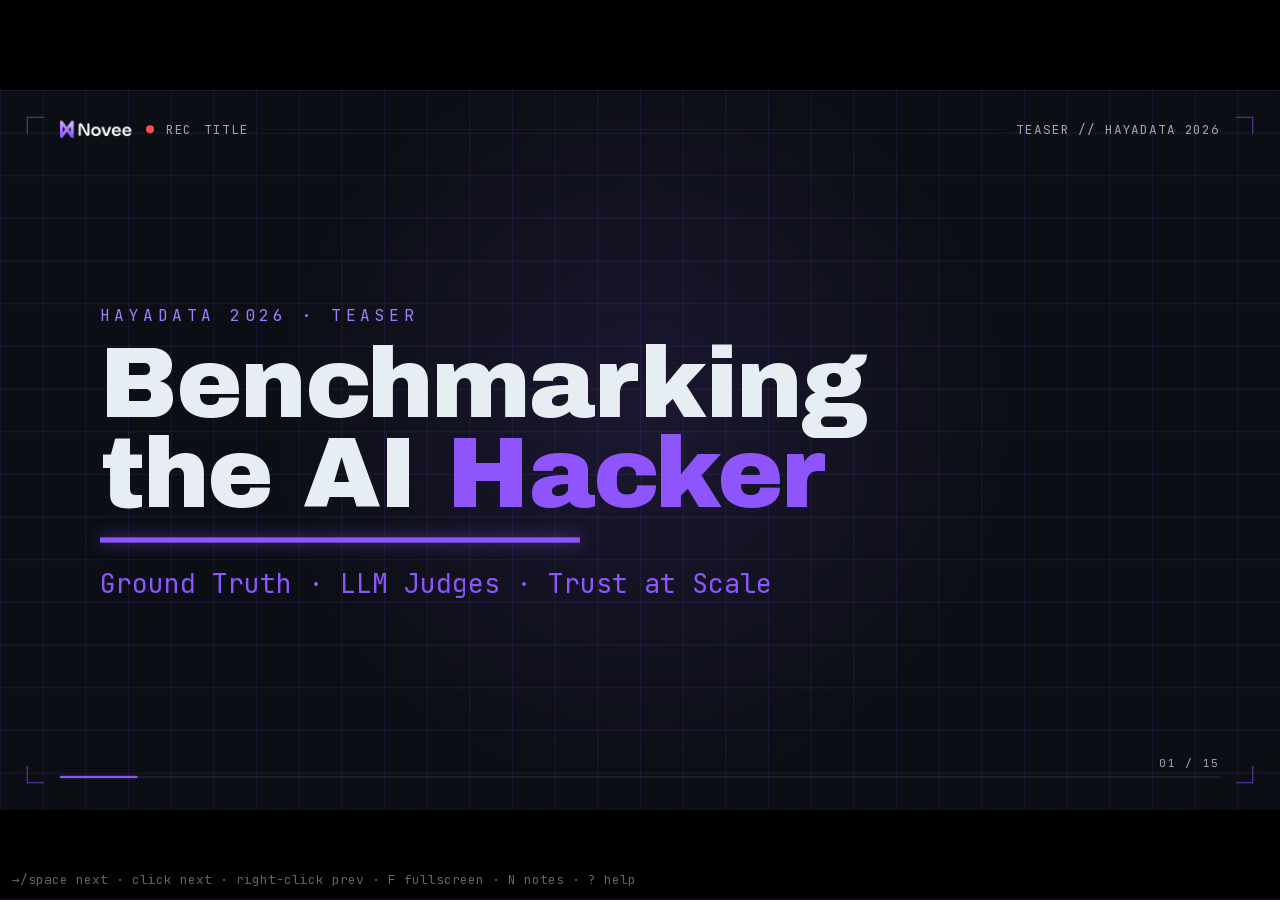
<file: public/slides/benchmarking-the-ai-hacker/teaser.html>
<!doctype html>
<html lang="en">
  <head>
    <meta charset="UTF-8" />
    <meta name="viewport" content="width=1920, height=1080" />
    <title>Benchmarking the AI Hacker — teaser (clickable)</title>
    <link rel="icon" type="image/png" href="assets/novee-icon.png" />
    <link href="assets/fonts.css" rel="stylesheet" />
    <script src="https://cdn.jsdelivr.net/npm/gsap@3.14.2/dist/gsap.min.js"></script>
    <style>
      * { margin: 0; padding: 0; box-sizing: border-box; }
      :root {
        --bg: #0b0e14;
        --panel: #11151f;
        --panel2: #0e1119;
        --fg: #e6edf3;
        --dim: #9aa6b8;
        --cyan: #8e55fd;        /* Novee purple — main accent (fills, bars, large text) */
        --cyan-bright: #c9a8ff;
        --acc-txt: #a07cff;     /* slightly lighter purple for SMALL label text (AA on dark) */
        --amber: #ffb020;       /* contrast / over-claim trap */
        --red: #ff4d4d;
        --line: rgba(142, 85, 253, 0.12);
      }
      html, body { width: 1920px; height: 1080px; overflow: hidden; background: var(--bg); color: var(--fg); }
      body { font-family: "JetBrains Mono", monospace; }
      .display { font-family: "Archivo Black", "Arial Black", sans-serif; letter-spacing: -0.02em; }
      #root { position: relative; width: 1920px; height: 1080px; overflow: hidden; }

      /* ---------- persistent chrome (track 0) ---------- */
      #chrome { position: absolute; inset: 0; background: var(--bg); }
      .grid { position: absolute; inset: 0;
        background-image: linear-gradient(to right, var(--line) 1px, transparent 1px), linear-gradient(to bottom, var(--line) 1px, transparent 1px);
        background-size: 64px 64px; }
      .scanlines { position: absolute; inset: 0; opacity: 0.5; mix-blend-mode: overlay;
        background: repeating-linear-gradient(to bottom, rgba(255,255,255,0.05) 0, rgba(255,255,255,0.05) 1px, transparent 1px, transparent 4px); }
      .vignette { position: absolute; inset: 0; background: radial-gradient(120% 120% at 50% 45%, transparent 55%, rgba(0,0,0,0.55) 100%); }
      .glow { position: absolute; left: 50%; top: 46%; width: 1300px; height: 1300px; transform: translate(-50%, -50%); border-radius: 50%;
        background: radial-gradient(circle, rgba(142,85,253,0.12) 0%, transparent 62%); }
      .reg { position: absolute; width: 26px; height: 26px; opacity: 0.5; }
      .reg::before, .reg::after { content: ""; position: absolute; background: var(--cyan); }
      .reg::before { width: 26px; height: 2px; top: 0; }
      .reg::after { width: 2px; height: 26px; left: 0; }
      .reg.tl { top: 40px; left: 40px; } .reg.tr { top: 40px; right: 40px; transform: scaleX(-1); }
      .reg.bl { bottom: 40px; left: 40px; transform: scaleY(-1); } .reg.br { bottom: 40px; right: 40px; transform: scale(-1, -1); }
      .statusbar { position: absolute; top: 44px; left: 90px; right: 90px; height: 30px; display: flex; align-items: center; gap: 18px;
        font-size: 19px; color: var(--dim); letter-spacing: 0.12em; text-transform: uppercase; }
      .rec-dot { width: 12px; height: 12px; border-radius: 50%; background: var(--red); }
      .statusbar .sep { flex: 1; height: 1px; background: var(--line); }
      .sb-logo { display: inline-flex; align-items: center; margin-right: 4px; }
      .brand-logo { height: 26px; width: auto; display: block; }
      .progress-track { position: absolute; bottom: 48px; left: 90px; right: 90px; height: 3px; background: rgba(255,255,255,0.07); }
      #progress-fill { position: absolute; left: 0; top: 0; height: 100%; width: 100%; background: var(--cyan); transform-origin: left center; transform: scaleX(0); box-shadow: 0 0 14px rgba(142,85,253,0.6); }
      .progress-label { position: absolute; bottom: 60px; right: 90px; font-size: 17px; color: var(--dim); letter-spacing: 0.18em; }

      /* ---------- shared scene utilities ---------- */
      .scene { position: absolute; inset: 0; padding: 126px 150px 118px; }
      .kicker { font-size: 22px; letter-spacing: 0.32em; text-transform: uppercase; color: var(--acc-txt); margin-bottom: 16px; }
      .scene-h { font-size: 82px; color: var(--fg); line-height: 0.96; }
      .scene-h .ac { color: var(--cyan); }
      .scene-sub { font-size: 32px; color: var(--cyan); margin-top: 16px; letter-spacing: 0.01em; }
      .scene-sub.dim { color: var(--dim); }
      .panel { background: var(--panel); border: 1px solid rgba(255,255,255,0.08); border-radius: 10px; }
      .num { color: var(--cyan); font-weight: 700; display: inline-block; }
      .am { color: var(--amber); }
      .meta-foot { position: absolute; left: 150px; bottom: 150px; font-size: 22px; color: var(--dim); letter-spacing: 0.06em; }

      /* scene 1 */
      .terminal { position: absolute; top: 250px; left: 150px; width: 1180px; background: var(--panel); border: 1px solid rgba(142,85,253,0.22); border-radius: 10px; box-shadow: 0 30px 90px rgba(0,0,0,0.6); overflow: hidden; }
      .term-head { display: flex; align-items: center; gap: 12px; padding: 18px 22px; border-bottom: 1px solid rgba(255,255,255,0.06); }
      .term-dot { width: 13px; height: 13px; border-radius: 50%; }
      .term-title { margin-left: 14px; font-size: 18px; color: var(--dim); letter-spacing: 0.08em; }
      .term-body { padding: 34px 30px; font-size: 38px; line-height: 1.5; white-space: nowrap; }
      #cmd-wrap { display: inline-block; overflow: hidden; white-space: nowrap; vertical-align: bottom; }
      #cmd-line { display: inline-block; white-space: nowrap; }
      .prompt { color: var(--cyan); }
      #term-cursor { display: inline-block; width: 18px; height: 38px; background: var(--cyan); vertical-align: -6px; margin-left: 4px; }
      #glitch-q { position: absolute; top: 250px; left: 0; font-size: 120px; color: var(--red); opacity: 0; }
      #s1-headline { position: absolute; left: 150px; bottom: 150px; font-size: 150px; line-height: 0.9; color: var(--fg); }

      /* scene 2 — measurement problem */
      .pts { position: absolute; left: 150px; top: 280px; display: flex; flex-direction: column; gap: 22px; max-width: 1200px; }
      .pt { font-size: 46px; color: var(--fg); display: flex; align-items: baseline; gap: 22px; }
      .pt .bullet { color: var(--cyan); font-size: 30px; }
      .pt em { font-style: normal; color: var(--cyan); }
      .pt .amx { color: var(--amber); font-style: normal; }
      .variance { position: absolute; right: 150px; top: 285px; display: flex; gap: 18px; }
      .vrun { background: var(--panel); border: 1px solid rgba(255,255,255,0.08); border-radius: 8px; padding: 16px 22px; text-align: center; }
      .vrun .vlabel { font-size: 18px; color: var(--dim); letter-spacing: 0.1em; }
      .vrun .vnum { font-size: 56px; color: var(--cyan); font-weight: 700; font-variant-numeric: tabular-nums; }
      #s2-punch { position: absolute; left: 150px; bottom: 168px; font-size: 76px; color: var(--fg); max-width: 1500px; }
      #s2-punch em { font-style: normal; color: var(--cyan); }

      /* scene 3 — ground truth (editor) */
      .editor { position: absolute; top: 290px; left: 150px; width: 1160px; background: var(--panel); border: 1px solid rgba(255,255,255,0.08); border-radius: 10px; overflow: hidden; box-shadow: 0 30px 90px rgba(0,0,0,0.55); }
      .editor-head { display: flex; gap: 26px; padding: 16px 26px; border-bottom: 1px solid rgba(255,255,255,0.06); font-size: 18px; color: var(--dim); }
      .editor-head .path { color: var(--fg); }
      .code { padding: 24px 0; font-size: 29px; line-height: 1.6; }
      .ln { display: flex; gap: 24px; padding: 0 30px; }
      .gutter { width: 38px; text-align: right; color: #7d8a9c; }
      .k-cyan { color: var(--cyan); } .k-amber { color: var(--amber); } .str { color: #9fb2c4; } .punc { color: var(--dim); }
      .trap-tag { display: inline-block; margin-left: 16px; font-size: 20px; color: var(--amber); border: 1px solid var(--amber); border-radius: 4px; padding: 2px 10px; letter-spacing: 0.06em; }
      .s3-side { position: absolute; left: 1360px; top: 300px; display: flex; flex-direction: column; gap: 18px; max-width: 380px; }
      .s3-side .lbl { font-size: 24px; color: var(--fg); } .s3-side .lbl .c { color: var(--cyan); } .s3-side .lbl .a { color: var(--amber); }
      .s3-side .note { font-size: 21px; color: var(--dim); line-height: 1.5; margin-top: 8px; }

      /* scene 4 — application coverage */
      .targets { position: absolute; left: 150px; right: 150px; top: 300px; display: grid; grid-template-columns: repeat(5, 1fr); gap: 20px; }
      .tcard { background: var(--panel); border: 1px solid rgba(255,255,255,0.08); border-radius: 10px; padding: 26px 22px; }
      .tcard .tname { font-size: 30px; color: var(--fg); } .tcard .tname b { color: var(--cyan); }
      .tcard .tclass { margin-top: 10px; font-size: 21px; color: var(--acc-txt); letter-spacing: 0.04em; }
      .tcard .tver { margin-top: 16px; font-size: 18px; color: var(--dim); }
      .tcard .tline { margin-top: 14px; height: 5px; background: rgba(255,255,255,0.08); border-radius: 3px; overflow: hidden; }
      .tcard .tline > i { display: block; height: 100%; width: 100%; background: var(--cyan); transform-origin: left center; transform: scaleX(0); }

      /* scene 5 — judge */
      .jpanel { position: absolute; top: 300px; width: 760px; height: 540px; background: var(--panel); border: 1px solid rgba(255,255,255,0.08); border-radius: 10px; padding: 28px 32px; }
      #p-model { left: 150px; } #p-code { left: 980px; }
      .panel-h { font-size: 23px; letter-spacing: 0.2em; text-transform: uppercase; color: var(--dim); margin-bottom: 22px; }
      .frow { display: flex; align-items: center; gap: 18px; font-size: 29px; padding: 12px 0; }
      .frow .fdot { width: 15px; height: 15px; border-radius: 50%; flex: none; }
      .frow .fname { flex: 1; color: var(--fg); } .frow .fstat { font-size: 23px; color: var(--dim); }
      .frow.silent { border-top: 1px solid rgba(142,85,253,0.18); margin-top: 6px; padding-top: 18px; } .frow.silent .fname { color: var(--cyan); }
      .codeline { font-size: 29px; line-height: 1.8; }
      .codeline.struck { color: var(--dim); position: relative; }
      #strike-bar { position: absolute; left: 0; top: 50%; height: 3px; width: 100%; background: var(--red); transform-origin: left center; transform: scaleX(0); }
      .counter-row { display: flex; justify-content: space-between; font-size: 30px; margin-top: 6px; }
      .counter-row .cval { color: var(--cyan); font-variant-numeric: tabular-nums; }
      .jchip { position: absolute; bottom: 28px; left: 32px; font-size: 20px; color: var(--acc-txt); border: 1px solid var(--cyan); border-radius: 5px; padding: 6px 14px; }

      /* scene 6 — precision & recall */
      .cm { position: absolute; left: 150px; top: 320px; display: grid; grid-template-columns: 240px 300px 300px; grid-template-rows: 70px 150px 150px; gap: 0; }
      .cm .h { display: flex; align-items: center; justify-content: center; font-size: 22px; color: var(--dim); letter-spacing: 0.06em; text-align: center; }
      .cm .rh { display: flex; align-items: center; font-size: 22px; color: var(--dim); padding-right: 18px; text-align: right; justify-content: flex-end; }
      .cm .cell { margin: 8px; border-radius: 10px; display: flex; flex-direction: column; align-items: center; justify-content: center; gap: 8px; border: 1px solid rgba(255,255,255,0.08); }
      .cm .cell .ct { font-size: 26px; font-weight: 700; } .cm .cell .cl { font-size: 19px; color: var(--dim); }
      .cell.tp { background: rgba(142,85,253,0.18); border-color: var(--cyan); } .cell.tp .ct { color: var(--cyan); }
      .cell.fp { background: rgba(255,176,32,0.14); border-color: var(--amber); } .cell.fp .ct { color: var(--amber); }
      .cell.fn { background: rgba(255,77,77,0.12); border-color: var(--red); } .cell.fn .ct { color: var(--red); }
      .cell.tn { background: rgba(142,85,253,0.07); } .cell.tn .ct { color: var(--dim); }
      .pr-formulas { position: absolute; right: 150px; top: 360px; display: flex; flex-direction: column; gap: 36px; }
      .formula { font-size: 34px; color: var(--fg); } .formula .lab { color: var(--cyan); } .formula .den { color: var(--dim); } .formula .small { display: block; font-size: 21px; color: var(--dim); margin-top: 8px; }
      .formula .amden { color: var(--amber); }

      /* scene 7 — artifact quality */
      .rubric { position: absolute; left: 150px; top: 300px; width: 1080px; }
      .rcrit { display: flex; align-items: center; gap: 22px; font-size: 36px; padding: 16px 0; border-bottom: 1px solid rgba(255,255,255,0.06); }
      .rcrit .mark { width: 40px; height: 40px; border-radius: 8px; display: flex; align-items: center; justify-content: center; font-size: 24px; flex: none; }
      .rcrit .mark.ok { background: rgba(142,85,253,0.18); color: var(--cyan); border: 1px solid var(--cyan); }
      .rcrit .mark.part { background: rgba(255,176,32,0.16); color: var(--amber); border: 1px solid var(--amber); }
      .rcrit .rtext { color: var(--fg); }
      .rubric-side { position: absolute; right: 150px; top: 320px; width: 360px; font-size: 24px; color: var(--dim); line-height: 1.6; }
      .rubric-side b { color: var(--cyan); }

      /* scene 8 — trajectory */
      .tree { position: absolute; left: 150px; top: 300px; font-size: 30px; line-height: 1.66; }
      .tnode { display: flex; align-items: center; gap: 16px; }
      .tnode .branch { color: var(--dim); } .tnode .nname { color: var(--fg); } .tnode .nname.root { color: var(--cyan); font-weight: 700; }
      .tnode .tag { font-size: 18px; padding: 1px 9px; border-radius: 4px; letter-spacing: 0.04em; }
      .tnode .tag.llm { color: var(--acc-txt); border: 1px solid rgba(142,85,253,0.5); } .tnode .tag.tool { color: var(--dim); border: 1px solid rgba(255,255,255,0.14); }
      .tnode .tag.reflect { color: var(--amber); border: 1px solid rgba(255,176,32,0.5); }
      .traj-side { position: absolute; right: 150px; top: 300px; width: 430px; }
      .traj-stat { background: var(--panel); border: 1px solid rgba(255,255,255,0.08); border-radius: 10px; padding: 22px 26px; margin-bottom: 18px; }
      .traj-stat .sl { font-size: 20px; color: var(--dim); letter-spacing: 0.08em; } .traj-stat .sv { font-size: 40px; color: var(--cyan); font-variant-numeric: tabular-nums; }
      #traj-punch { position: absolute; left: 150px; bottom: 150px; font-size: 34px; color: var(--dim); max-width: 1500px; } #traj-punch em { font-style: normal; color: var(--fg); }

      /* scene 9 — coverage */
      .surface { position: absolute; left: 150px; top: 310px; display: grid; grid-template-columns: repeat(3, 360px); gap: 18px; }
      .scell { background: var(--panel); border: 1px solid rgba(255,255,255,0.08); border-radius: 8px; padding: 20px 22px; display: flex; align-items: center; gap: 16px; font-size: 26px; }
      .scell .dot { width: 14px; height: 14px; border-radius: 50%; flex: none; background: #2c333f; }
      .scell.hit .dot { background: var(--cyan); box-shadow: 0 0 12px rgba(142,85,253,0.7); } .scell.hit { color: var(--fg); }
      .scell.miss { color: var(--dim); }
      .cov-side { position: absolute; right: 150px; top: 330px; width: 360px; font-size: 24px; color: var(--dim); line-height: 1.6; } .cov-side b { color: var(--cyan); }

      /* scene 10 — comparative experiments */
      .matrix { position: absolute; left: 150px; top: 320px; display: grid; grid-template-columns: 180px repeat(5, 150px); gap: 12px; align-items: center; }
      .matrix .mh { font-size: 21px; color: var(--dim); text-align: center; letter-spacing: 0.04em; text-transform: uppercase; }
      .matrix .mr { font-size: 24px; color: var(--fg); }
      .matrix .mcell { height: 64px; background: var(--panel); border: 1px solid rgba(255,255,255,0.07); border-radius: 7px; overflow: hidden; display: flex; align-items: flex-end; }
      .matrix .mcell > i { display: block; width: 100%; background: linear-gradient(to top, var(--cyan), var(--cyan-bright)); transform-origin: bottom center; transform: scaleY(0); height: 100%; }
      .exp-side { position: absolute; right: 150px; top: 340px; width: 360px; font-size: 24px; color: var(--dim); line-height: 1.55; } .exp-side b { color: var(--cyan); }

      /* scene 11 — multi-axis */
      .axes { position: absolute; left: 150px; right: 150px; top: 320px; display: grid; grid-template-columns: repeat(4, 1fr); gap: 22px; }
      .axis { background: var(--panel); border: 1px solid rgba(255,255,255,0.08); border-radius: 12px; padding: 30px 26px; }
      .axis .an { font-size: 21px; letter-spacing: 0.16em; text-transform: uppercase; color: var(--acc-txt); } .axis .at { margin-top: 16px; font-size: 30px; color: var(--fg); line-height: 1.15; } .axis .ad { margin-top: 14px; font-size: 20px; color: var(--dim); line-height: 1.4; }
      #s11-punch { position: absolute; left: 150px; bottom: 150px; font-size: 34px; color: var(--cyan); }

      /* scene 12 — takeaway */
      #s12 { display: flex; flex-direction: column; justify-content: center; }
      #s12-line { font-size: 92px; color: var(--fg); line-height: 1.04; max-width: 1560px; } #s12-line em { font-style: normal; color: var(--cyan); }
      #s12-sub { margin-top: 30px; font-size: 36px; color: var(--dim); }

      /* scene 13 — title */
      #s13 { display: flex; flex-direction: column; justify-content: center; align-items: flex-start; }
      #s13-title { font-size: 158px; line-height: 0.92; color: var(--fg); }
      #s13-underline { height: 8px; width: 720px; background: var(--cyan); transform-origin: left center; transform: scaleX(0); margin-top: 24px; box-shadow: 0 0 24px rgba(142,85,253,0.6); }
      #s13-sub { margin-top: 36px; font-size: 44px; color: var(--cyan); }
      #s13-foot { margin-top: 30px; font-size: 28px; color: var(--dim); letter-spacing: 0.22em; text-transform: uppercase; }
      .s13-brand { margin-top: 44px; display: inline-flex; align-items: center; gap: 20px; }
      .s13-brand .by { font-size: 22px; color: var(--dim); letter-spacing: 0.24em; text-transform: uppercase; }
      .s13-brand img { height: 58px; width: auto; display: block; }
      #s13-cursor { display: inline-block; width: 22px; height: 44px; background: var(--cyan); margin-left: 14px; vertical-align: -4px; }

      /* intro title */
      #stitle { display: flex; flex-direction: column; justify-content: center; align-items: flex-start; }
      #st-kicker { font-size: 24px; letter-spacing: 0.32em; text-transform: uppercase; color: var(--acc-txt); margin-bottom: 20px; }
      #st-title { font-size: 150px; line-height: 0.9; color: var(--fg); }
      #st-underline { height: 8px; width: 720px; background: var(--cyan); transform-origin: left center; transform: scaleX(0); margin-top: 28px; box-shadow: 0 0 24px rgba(142,85,253,0.6); }
      #st-sub { margin-top: 34px; font-size: 40px; color: var(--cyan); }

      /* about / presenter */
      .about-card { position: absolute; left: 150px; right: 150px; top: 50%; transform: translateY(-50%); display: flex; align-items: center; gap: 80px; }
      .about-photo { width: 360px; height: 360px; border-radius: 50%; object-fit: cover; flex: none; border: 3px solid rgba(142,85,253,0.55); box-shadow: 0 30px 90px rgba(0,0,0,0.6); }
      .about-text { display: flex; flex-direction: column; }
      .about-kicker { font-size: 24px; letter-spacing: 0.32em; text-transform: uppercase; color: var(--acc-txt); margin-bottom: 18px; }
      .about-name { font-size: 110px; line-height: 0.95; color: var(--fg); }
      .about-role { margin-top: 22px; font-size: 40px; color: var(--cyan); }
      .about-role b { color: var(--cyan-bright); font-weight: inherit; }
      .about-tag { margin-top: 26px; font-size: 30px; color: var(--dim); max-width: 1040px; line-height: 1.35; }
      .about-tag em { font-style: normal; color: var(--fg); }

      /* ============================================================
         DECK ENGINE (clickable) — overrides video base
         ============================================================ */
      html, body { width: 100%; height: 100%; }
      body { margin: 0; background: #000; overflow: hidden; height: 100vh; }
      #stage { position: absolute; top: 50%; left: 50%; width: 1920px; height: 1080px; transform-origin: center center; overflow: hidden; }
      #deck { position: absolute; inset: 0; z-index: 1; }
      .slide { opacity: 0; visibility: hidden; }
      .slide.active { opacity: 1; visibility: visible; }
      .notes { display: none; }
      #chrome { z-index: 0; }
      .glow { animation: glow-breathe 12s ease-in-out infinite; }
      @keyframes glow-breathe { 0%,100% { transform: translate(-50%,-50%) scale(1); opacity: 1; } 50% { transform: translate(-50%,-50%) scale(1.16); opacity: 0.6; } }
      .rec-dot { animation: rec-blink 1.2s steps(1) infinite; }
      @keyframes rec-blink { 0%,49% { opacity: 1; } 50%,100% { opacity: 0; } }
      #term-cursor, #s13-cursor { animation: rec-blink 1s steps(1) infinite; }
      #progress-fill { transition: transform .4s ease; }
      #overlay { position: fixed; inset: 0; pointer-events: none; }
      #notes { position: fixed; left: 0; right: 0; bottom: 0; max-height: 34vh; overflow: auto; background: rgba(8,10,16,.96); border-top: 2px solid var(--cyan); color: #cdd6e2; font: 20px/1.6 "JetBrains Mono", monospace; padding: 20px 28px; transform: translateY(100%); transition: transform .25s; z-index: 50; pointer-events: auto; }
      #notes.show { transform: none; }
      #notes .nh { color: var(--acc-txt); letter-spacing: 0.16em; text-transform: uppercase; font-size: 13px; margin-bottom: 8px; }
      #notes-body div { direction: rtl; text-align: right; }
      #hint { position: fixed; bottom: 12px; left: 12px; color: #5a6573; font: 13px "JetBrains Mono", monospace; z-index: 50; }
      #help { position: fixed; top: 50%; left: 50%; transform: translate(-50%,-50%); background: rgba(8,10,16,.97); border: 1px solid var(--cyan); border-radius: 12px; padding: 28px 38px; color: #cdd6e2; font: 18px/1.8 "JetBrains Mono", monospace; z-index: 60; box-shadow: 0 30px 90px rgba(0,0,0,0.7); display: none; pointer-events: auto; }
      #help.show { display: block; }
      #help h3 { color: var(--cyan); font-size: 22px; margin-bottom: 14px; letter-spacing: 0.08em; }
      #help kbd { display: inline-block; min-width: 120px; color: var(--acc-txt); }
    </style>
  </head>
  <body>
    <div id="stage">
      <div id="chrome">
        <div class="grid"></div><div class="glow"></div><div class="scanlines"></div><div class="vignette"></div>
        <span class="reg tl"></span><span class="reg tr"></span><span class="reg bl"></span><span class="reg br"></span>
        <div class="statusbar">
          <span class="sb-logo"><img class="brand-logo" src="assets/novee-logo-light.png" alt="Novee" /></span>
          <span class="rec-dot"></span><span>rec</span><span id="sb-section">Title</span><span class="sep"></span><span>teaser // hayaData 2026</span>
        </div>
        <div class="progress-track"><div id="progress-fill"></div></div>
        <div class="progress-label"><span id="counter">01 / 15</span></div>
      </div>

      <div id="deck">

      <!-- Intro title (0-5) -->
      <section class="slide scene" id="stitle" data-kicker="Title">
        <div id="st-kicker">hayaData 2026 · teaser</div>
        <div id="st-title" class="display"><span style="display:block">Benchmarking</span><span style="display:block">the AI <span style="color:var(--cyan)">Hacker</span></span></div>
        <div id="st-underline"></div>
        <div id="st-sub">Ground Truth · LLM Judges · Trust at Scale</div>
      
        <aside class="notes"><div dir="rtl">אז בואו נדבר על Benchmarking the AI Hacker — איך בכלל מודדים סוכן AI שתוקף לבד?</div></aside>
      </section>

      <!-- About / presenter (5-16) -->
      <section class="slide scene" id="sabout" data-kicker="About">
        <div class="about-card" id="about-card">
          <img class="about-photo" id="about-photo" src="assets/profile.png" alt="Irad Aharoni" />
          <div class="about-text">
            <div class="about-kicker">Presented by</div>
            <div class="about-name display">Irad Aharoni</div>
            <div class="about-role">Founding AI Research Engineer · <b>Novee</b></div>
            <div class="about-tag"><em>Harness &amp; Agent Research</em> — the eval stack behind this work.</div>
          </div>
        </div>
      
        <aside class="notes"><div dir="rtl">אבל רגע, קודם כל — נעים מאוד, אני Irad, Founding AI Research Engineer ב-Novee. אני בצוות ה-Harness &amp; Agent Research, ובעצם בונה בדיוק את ה-eval stack שאתם עומדים לראות.</div></aside>
      </section>

      <!-- S1 hook (16-23) -->
      <section class="slide scene" id="s1" data-kicker="Hook">
        <div class="terminal" id="s1-term">
          <div class="term-head"><span class="term-dot" style="background:#ff5f56"></span><span class="term-dot" style="background:#ffbd2e"></span><span class="term-dot" style="background:#27c93f"></span><span class="term-title">agent — autonomous assessment</span></div>
          <div class="term-body"><span id="cmd-wrap" data-layout-allow-overflow><span id="cmd-line"><span class="prompt">&gt;</span> agent found <span class="num">12</span> vulnerabilities</span></span><span id="term-cursor"></span></div>
        </div>
        <div id="glitch-q">?</div>
        <div id="s1-headline" class="display"><span style="display:block">Is it any</span><span style="display:block">good?</span></div>
      
        <aside class="notes"><div dir="rtl">תארו לכם: סוכן AI תוקף מערכת לגמרי לבד, ובסוף מודיע לכם — "מצאתי שתים-עשרה חולשות". [רגע] אוקיי... אבל זה טוב?</div></aside>
      </section>

      <!-- S2 measurement problem (7-17) -->
      <section class="slide scene" id="s2" data-kicker="The measurement problem">
        <div class="kicker" style="position:absolute;left:150px;top:126px">The measurement problem</div>
        <div class="pts" id="s2-pts">
          <div class="pt"><span class="bullet">▹</span><span>Same target, same config — <em>different findings every run.</em></span></div>
          <div class="pt"><span class="bullet">▹</span><span>A confident agent <span class="amx">over-reports.</span></span></div>
          <div class="pt"><span class="bullet">▹</span><span>And there's <em>no answer key.</em></span></div>
        </div>
        <div class="variance" id="s2-var">
          <div class="vrun"><div class="vlabel">run a</div><div class="vnum">9</div></div>
          <div class="vrun"><div class="vlabel">run b</div><div class="vnum">14</div></div>
          <div class="vrun"><div class="vlabel">run c</div><div class="vnum">11</div></div>
        </div>
        <div id="s2-punch"><em>Evaluation</em> — not capability — is the bottleneck.</div>
      
        <aside class="notes"><div dir="rtl">כי תראו מה קורה: מריצים את אותו סוכן כמה פעמים, ובכל פעם מקבלים תוצאות אחרות. הוא נוטה לדווח על יותר מדי דברים, ואין לנו בכלל מפתח-תשובות להשוות מולו. אז בעצם ה-evaluation — לא היכולת של הסוכן — הוא צוואר הבקבוק האמיתי.</div></aside>
      </section>

      <!-- S3 ground truth as code (17-27) -->
      <section class="slide scene" id="s3" data-kicker="The data foundation">
        <div class="kicker" style="position:absolute;left:150px;top:126px">The data foundation</div>
        <div class="scene-h display" style="position:absolute;left:150px;top:172px">Ground truth as <span class="ac">code</span></div>
        <div class="editor" id="s3-editor">
          <div class="editor-head"><span class="path">benchmarks / grafana / labels.json</span><span>versioned · reviewed in PRs</span></div>
          <div class="code" id="s3-code">
            <div class="ln"><span class="gutter">1</span><span><span class="punc">{</span></span></div>
            <div class="ln"><span class="gutter">2</span><span><span class="k-cyan">"positives"</span><span class="punc">: [</span>  <span class="punc">//</span> <span class="str">known CVEs</span></span></div>
            <div class="ln"><span class="gutter">3</span><span>&nbsp;&nbsp;<span class="punc">{</span> <span class="str">"id"</span><span class="punc">:</span> <span class="str">"CVE-2025-3260"</span> <span class="punc">},</span></span></div>
            <div class="ln"><span class="gutter">4</span><span>&nbsp;&nbsp;<span class="punc">{</span> <span class="str">"id"</span><span class="punc">:</span> <span class="str">"CVE-2025-4123"</span> <span class="punc">}</span></span></div>
            <div class="ln"><span class="gutter">5</span><span><span class="punc">],</span></span></div>
            <div class="ln" id="s3-neg"><span class="gutter">6</span><span><span class="k-amber">"negatives"</span><span class="punc">: [</span> <span class="str">"anonymous access"</span> <span class="punc">]</span><span class="trap-tag">hard negative</span></span></div>
            <div class="ln"><span class="gutter">7</span><span><span class="punc">}</span></span></div>
          </div>
        </div>
        <div class="s3-side">
          <div class="lbl"><span class="c">positives</span> — what's really there</div>
          <div class="lbl"><span class="a">negatives</span> — what a confident agent over-claims</div>
          <div class="note">preconditions, severity, and seeded state make every label reproducible.</div>
        </div>
      
        <aside class="notes"><div dir="rtl">אז הכול מתחיל ב-ground truth, ואנחנו מתייחסים אליו ממש כמו לקוד. תנו לי דוגמה: ה-positives הם החולשות האמיתיות, אלה שאנחנו כבר מכירים. וה-negatives? למשל "גישה אנונימית" שכבר חסומה — בדיוק המלכודת שסוכן קצת יותר מדי בטוח בעצמו פשוט ימציא.</div></aside>
      </section>

      <!-- S4 application coverage (27-37) -->
      <section class="slide scene" id="s4" data-kicker="The overfit problem">
        <div class="kicker" style="position:absolute;left:150px;top:126px">The overfit problem</div>
        <div class="scene-h display" style="position:absolute;left:150px;top:172px">Five app classes, one harness</div>
        <div class="targets" id="s4-targets">
          <div class="tcard"><div class="tname"><b>dashboards</b></div><div class="tver">pinned + seeded</div><div class="tline"><i></i></div></div>
          <div class="tcard"><div class="tname"><b>git forge</b></div><div class="tver">pinned + seeded</div><div class="tline"><i></i></div></div>
          <div class="tcard"><div class="tname"><b>cloud storage</b></div><div class="tver">pinned + seeded</div><div class="tline"><i></i></div></div>
          <div class="tcard"><div class="tname"><b>link manager</b></div><div class="tver">pinned + seeded</div><div class="tline"><i></i></div></div>
          <div class="tcard"><div class="tname"><b>CRM</b></div><div class="tver">pinned + seeded</div><div class="tline"><i></i></div></div>
        </div>
        <div class="meta-foot" id="s4-foot">measuring generalization across app classes — not overfitting one target</div>
      
        <aside class="notes"><div dir="rtl">ויש פה עוד בעיה — בעיית ה-overfit. אז תנו לי להראות לכם כמה דוגמאות: יש לנו חמישה סוגים של אפליקציות — דשבורדים, git, אחסון, link manager, ו-CRM. וזה בדיוק העניין — ככה מודדים generalization, במקום לעשות overfit למטרה אחת ספציפית.</div></aside>
      </section>

      <!-- S5 the judge (37-48) -->
      <section class="slide scene" id="s5" data-kicker="The LLM judge">
        <div class="kicker" style="position:absolute;left:150px;top:126px">The LLM judge</div>
        <div class="scene-h display" style="position:absolute;left:150px;top:172px">Classify in the model. <span class="ac">Count in code.</span></div>
        <div class="jpanel" id="p-model">
          <div class="panel-h">model · classify</div>
          <div class="frow frow-a"><span class="fdot" style="background:var(--cyan)"></span><span class="fname">dashboard IDOR</span><span class="fstat">found</span></div>
          <div class="frow frow-a"><span class="fdot" style="background:var(--cyan)"></span><span class="fname">ghost XSS</span><span class="fstat">found</span></div>
          <div class="frow frow-a"><span class="fdot" style="background:var(--amber)"></span><span class="fname">org-admin bypass</span><span class="fstat">missed</span></div>
          <div class="frow frow-a silent"><span class="fdot" style="background:var(--cyan)"></span><span class="fname">anonymous access (by design)</span><span class="fstat" style="color:var(--cyan-bright)">✓ not flagged</span></div>
        </div>
        <div class="jpanel" id="p-code">
          <div class="panel-h">code · count</div>
          <div class="codeline struck" id="cl-struck">model.count() <span style="color:var(--red)">✗</span><span id="strike-bar"></span></div>
          <div class="codeline" style="color:var(--cyan)" id="cl-derive">derive_counts(labels) ✓</div>
          <div class="counter-row" id="cr-1" style="opacity:0"><span style="color:var(--dim)">found</span><span class="cval" id="cnt-found">0</span></div>
          <div class="counter-row" id="cr-2" style="opacity:0"><span style="color:var(--dim)">missed</span><span class="cval" id="cnt-missed">0</span></div>
          <div class="jchip" id="s5-chip">one bounded repair · severity-gated</div>
        </div>
      
        <aside class="notes"><div dir="rtl">עכשיו, מי שמדרג בכלל? LLM, בתור judge, שמשווה מול ה-labels. אבל שימו לב לנקודה החשובה: המודל רק מסווג — את הספירה עצמה אנחנו עושים בקוד, לא במודל. וככה אנחנו מנטרלים בדיוק את הטעות הכי נפוצה של מודלים.</div></aside>
      </section>

      <!-- S6 precision & recall (48-57) -->
      <section class="slide scene" id="s6" data-kicker="The metric">
        <div class="kicker" style="position:absolute;left:150px;top:126px">The metric</div>
        <div class="scene-h display" style="position:absolute;left:150px;top:172px">Precision &amp; recall</div>
        <div class="cm" id="s6-cm">
          <div class="h"></div><div class="h">agent reported</div><div class="h">agent silent</div>
          <div class="rh">in ground truth</div>
          <div class="cell tp"><div class="ct">TP</div><div class="cl">caught</div></div>
          <div class="cell fn"><div class="ct">FN</div><div class="cl">missed</div></div>
          <div class="rh">not real</div>
          <div class="cell fp"><div class="ct">FP</div><div class="cl">over-claim</div></div>
          <div class="cell tn"><div class="ct">TN</div><div class="cl">restraint</div></div>
        </div>
        <div class="pr-formulas" id="s6-form">
          <div class="formula"><span class="lab">recall</span> = TP / (TP + <span class="den">FN</span>)<span class="small">of the real bugs, how many were caught</span></div>
          <div class="formula"><span class="lab">precision</span> = TP / (TP + <span class="amden">FP</span>)<span class="small">over-claims are penalized, not free</span></div>
        </div>
      
        <aside class="notes"><div dir="rtl">ומכאן יוצא confusion matrix לכל label. ה-recall אומר לנו כמה מהחולשות האמיתיות הסוכן באמת תפס. וה-precision מעניש אותו על over-claims — כי דיווח על משהו שלא קיים, זה לא בא בחינם.</div></aside>
      </section>

      <!-- S7 artifact quality (57-66) -->
      <section class="slide scene" id="s7" data-kicker="Artifact quality">
        <div class="kicker" style="position:absolute;left:150px;top:126px">Artifact quality</div>
        <div class="scene-h display" style="position:absolute;left:150px;top:172px">A right answer, <span class="ac">badly argued</span>, still fails</div>
        <div class="rubric" id="s7-rubric">
          <div class="rcrit"><span class="mark ok">✓</span><span class="rtext">evidence attached — request / response, not a claim</span></div>
          <div class="rcrit"><span class="mark ok">✓</span><span class="rtext">reproducible steps</span></div>
          <div class="rcrit"><span class="mark part">~</span><span class="rtext">severity justified against impact</span></div>
          <div class="rcrit"><span class="mark ok">✓</span><span class="rtext">no hallucinated detail</span></div>
        </div>
        <div class="rubric-side" id="s7-side">Graded against a <b>rubric</b> — the report's quality, not just match / no-match.</div>
      
        <aside class="notes"><div dir="rtl">אבל רגע — גם תשובה נכונה, אם היא מנומקת גרוע, עדיין נכשלת. אז אנחנו מדרגים את ה-report עצמו מול rubric: יש evidence? אפשר לשחזר את זה? זאת כבר שאלה של איכות, לא רק של אם זה תפס או לא.</div></aside>
      </section>

      <!-- S8 trajectory analysis (66-78) -->
      <section class="slide scene" id="s8" data-kicker="Trajectory">
        <div class="kicker" style="position:absolute;left:150px;top:126px">Trajectory analysis · outcome ≠ process</div>
        <div class="scene-h display" style="position:absolute;left:150px;top:172px">Score the <span class="ac">path</span>, not just the answer</div>
        <div class="tree" id="s8-tree">
          <div class="tnode"><span class="nname root">veevee/assess</span></div>
          <div class="tnode"><span class="branch">├─</span><span class="nname">auth_config_render</span><span class="tag tool">tool</span></div>
          <div class="tnode"><span class="branch">├─</span><span class="nname">main</span><span class="tag llm">llm</span></div>
          <div class="tnode"><span class="branch">├─</span><span class="nname">reflect_1_analyze</span><span class="tag reflect">reflect</span></div>
          <div class="tnode"><span class="branch">├─</span><span class="nname">reflect_1_resume</span><span class="tag llm">llm</span></div>
          <div class="tnode"><span class="branch">└─</span><span class="nname">reflect_2_analyze</span><span class="tag reflect">reflect</span></div>
        </div>
        <div class="traj-side" id="s8-side">
          <div class="traj-stat"><div class="sl">tokens</div><div class="sv" id="traj-tok">0</div></div>
          <div class="traj-stat"><div class="sl">llm calls</div><div class="sv" id="traj-calls">0</div></div>
          <div class="traj-stat"><div class="sl">cost / run</div><div class="sv">tracked</div></div>
        </div>
        <div id="traj-punch">did it reason its way there — or <em>stumble in?</em></div>
      
        <aside class="notes"><div dir="rtl">וכאן זה נהיה ממש מעניין, כי ה-outcome זה לא ה-process. אנחנו מנתחים את כל ה-trajectory — את המסלול שהסוכן עבר בדרך: ה-authenticate, ה-assess, סבבי ה-reflection. כי זה לא רק מה הוא מצא בסוף — אלא איך הוא בכלל הגיע לשם.</div></aside>
      </section>

      <!-- S9 coverage (78-87) -->
      <section class="slide scene" id="s9" data-kicker="Coverage">
        <div class="kicker" style="position:absolute;left:150px;top:126px">Coverage · search completeness</div>
        <div class="scene-h display" style="position:absolute;left:150px;top:172px">Did it probe the whole surface?</div>
        <div class="surface" id="s9-surface">
          <div class="scell hit"><span class="dot"></span>auth</div>
          <div class="scell hit"><span class="dot"></span>dashboards</div>
          <div class="scell hit"><span class="dot"></span>datasources</div>
          <div class="scell hit"><span class="dot"></span>api / admin</div>
          <div class="scell miss"><span class="dot"></span>plugins</div>
          <div class="scell miss"><span class="dot"></span>annotations</div>
        </div>
        <div class="cov-side" id="s9-side">A deterministic check — <b>no LLM</b> — against the surface spec. Search completeness, not a lucky hit.</div>
      
        <aside class="notes"><div dir="rtl">ויש עוד משהו — coverage. כלומר, האם הסוכן באמת סרק את כל ה-attack surface, או שהוא סתם נפל על חולשה אחת במקרה? וזו בדיקה דטרמיניסטית לגמרי, בלי שום LLM.</div></aside>
      </section>

      <!-- S10 comparative experiments (87-96) -->
      <section class="slide scene" id="s10" data-kicker="Comparative experiments">
        <div class="kicker" style="position:absolute;left:150px;top:126px">Comparative experiments</div>
        <div class="scene-h display" style="position:absolute;left:150px;top:172px">Hold the benchmark fixed. <span class="ac">Vary one thing.</span></div>
        <div class="matrix" id="s10-matrix">
          <div class="mh"></div><div class="mh">low</div><div class="mh">medium</div><div class="mh">high</div><div class="mh">xhigh</div><div class="mh">max</div>
          <div class="mr">opus</div><div class="mcell"><i></i></div><div class="mcell"><i></i></div><div class="mcell"><i></i></div><div class="mcell"><i></i></div><div class="mcell"><i></i></div>
          <div class="mr">sonnet</div><div class="mcell"><i></i></div><div class="mcell"><i></i></div><div class="mcell"><i></i></div><div class="mcell"><i></i></div><div class="mcell"><i></i></div>
        </div>
        <div class="exp-side" id="s10-side">model × effort × <b>repeated seeds</b> → measure variance, ablate what actually moves the metric.</div>
      
        <aside class="notes"><div dir="rtl">ואז מגיעים הניסויים. מקבעים את ה-benchmark, ומשנים כל פעם רק דבר אחד — model, effort, או seed. מודדים את ה-variance, ומתחילים להבין מה באמת מזיז את המטריקה, ומה סתם רעש.</div></aside>
      </section>

      <!-- S11 multi-axis evaluation (96-107) -->
      <section class="slide scene" id="s11" data-kicker="Multi-axis evaluation">
        <div class="kicker" style="position:absolute;left:150px;top:126px">Multi-axis evaluation</div>
        <div class="scene-h display" style="position:absolute;left:150px;top:172px">&ldquo;Is it good?&rdquo; isn't one number</div>
        <div class="axes" id="s11-axes">
          <div class="axis"><div class="an">destination</div><div class="at">found vs ground truth</div><div class="ad">precision · recall</div></div>
          <div class="axis"><div class="an">quality</div><div class="at">is the finding well-argued</div><div class="ad">rubric score</div></div>
          <div class="axis"><div class="an">path</div><div class="at">how it reasoned there</div><div class="ad">trajectory</div></div>
          <div class="axis"><div class="an">search</div><div class="at">how much it explored</div><div class="ad">coverage</div></div>
        </div>
        <div id="s11-punch">four references, four measurements — none privileged.</div>
      
        <aside class="notes"><div dir="rtl">כי בסוף, "זה טוב?" זאת אף פעם לא שאלה של מספר אחד. אז הנה כמה דוגמאות למדידות — ארבעה צירים שונים: היעד מול ה-ground truth, האיכות, המסלול, והחיפוש. ואף אחד מהם לא חשוב יותר מהשני.</div></aside>
      </section>

      <!-- S12 takeaway (165-177) -->
      <section class="slide scene" id="s12" data-kicker="Takeaway">
        <div id="s12-line" class="display"><span style="display:block">Measure the <em>destination</em>, the <em>path</em>,</span><span style="display:block">and the <em>search</em> — not just the headline number.</span></div>
        <div id="s12-sub">that's how you learn to trust an autonomous agent.</div>
      
        <aside class="notes"><div dir="rtl">אז אם יש משהו אחד שתיקחו מפה — תמדדו את היעד, את המסלול, ואת החיפוש. לא רק את המספר הגדול שבכותרת. ככה באמת לומדים מתי אפשר לסמוך על סוכן אוטונומי.</div></aside>
      </section>

      <!-- S13 title (177-186) -->
      <section class="slide scene" id="s13" data-kicker="Close">
        <div id="s13-title" class="display"><span style="display:block">Benchmarking</span><span style="display:block">the AI Hacker<span id="s13-cursor"></span></span></div>
        <div id="s13-underline"></div>
        <div id="s13-sub">Ground Truth &middot; LLM Judges &middot; Trust at Scale</div>
        <div id="s13-foot">hayaData 2026 &middot; 30-min deep dive</div>
        <div class="s13-brand" id="s13-brand"><span class="by">by</span><img src="assets/novee-logo-light.png" alt="Novee" /></div>
      
        <aside class="notes"><div dir="rtl">זה Benchmarking the AI Hacker. נתראה ב-hayaData 2026!</div></aside>
      </section>
      </div><!-- /deck -->
    </div><!-- /stage -->

    <div id="overlay">
      <div id="notes"><div class="nh">speaker note · קריינות</div><div id="notes-body"></div></div>
      <div id="hint">→/space next · click next · right-click prev · F fullscreen · N notes · ? help</div>
      <div id="help">
        <h3>keyboard</h3>
        <div><kbd>&rarr; &darr; space</kbd> next</div>
        <div><kbd>&larr; &uarr;</kbd> previous</div>
        <div><kbd>click / right-click</kbd> next / prev</div>
        <div><kbd>Home / End</kbd> first / last</div>
        <div><kbd>F</kbd> fullscreen &middot; <kbd>N</kbd> notes &middot; <kbd>?</kbd> help</div>
      </div>
    </div>

    <script>
      "use strict";
      const stage = document.getElementById("stage");
      function fit() { const s = Math.min(window.innerWidth / 1920, window.innerHeight / 1080); stage.style.transform = "translate(-50%,-50%) scale(" + s + ")"; }
      window.addEventListener("resize", fit);

      const slides = [...document.querySelectorAll(".slide")];
      const N = slides.length;
      let i = 0, curTL = null;
      const setText = (id, v) => { const el = document.getElementById(id); if (el) el.textContent = v; };

      const SPECIAL = {
        stitle(q, tl) {
          tl.fromTo(q("#st-kicker"), { opacity: 0, x: -20 }, { opacity: 1, x: 0, duration: 0.4 }, 0);
          tl.fromTo(q("#st-title"), { opacity: 0, y: 40 }, { opacity: 1, y: 0, duration: 0.55, ease: "power3.out" }, 0.15);
          tl.fromTo(q("#st-underline"), { scaleX: 0 }, { scaleX: 1, duration: 0.55, ease: "power3.inOut" }, 0.55);
          tl.fromTo(q("#st-sub"), { opacity: 0, y: 18 }, { opacity: 1, y: 0, duration: 0.45 }, 0.75);
        },
        sabout(q, tl) {
          tl.fromTo(q("#about-photo"), { opacity: 0, scale: 0.9, x: -26 }, { opacity: 1, scale: 1, x: 0, duration: 0.5, ease: "power3.out" }, 0);
          tl.fromTo(q(".about-kicker"), { opacity: 0, y: 14 }, { opacity: 1, y: 0, duration: 0.35 }, 0.2);
          tl.fromTo(q(".about-name"), { opacity: 0, y: 24 }, { opacity: 1, y: 0, duration: 0.45, ease: "power3.out" }, 0.35);
          tl.fromTo(q(".about-role"), { opacity: 0, y: 18 }, { opacity: 1, y: 0, duration: 0.4 }, 0.55);
          tl.fromTo(q(".about-tag"), { opacity: 0, y: 16 }, { opacity: 1, y: 0, duration: 0.4 }, 0.75);
        },
        s1(q, tl) {
          tl.fromTo(q("#s1-term"), { opacity: 0, y: 36 }, { opacity: 1, y: 0, duration: 0.5, ease: "power3.out" }, 0);
          tl.fromTo(q("#cmd-wrap"), { width: 0 }, { width: "32ch", duration: 1.3, ease: "steps(32)" }, 0.4);
          tl.set(q("#glitch-q"), { left: 770, top: 470 }, 1.45);
          tl.fromTo(q("#glitch-q"), { opacity: 0 }, { opacity: 1, duration: 0.08 }, 1.45);
          tl.to(q("#glitch-q"), { x: -14, duration: 0.05 }, 1.55); tl.to(q("#glitch-q"), { x: 12, duration: 0.05 }, 1.62); tl.to(q("#glitch-q"), { x: 0, duration: 0.05 }, 1.69);
          tl.to(q("#glitch-q"), { opacity: 0, duration: 0.4 }, 2.1);
          tl.fromTo(q("#s1-headline"), { opacity: 0, y: 50 }, { opacity: 1, y: 0, duration: 0.5, ease: "power4.out" }, 1.9);
        },
        s2(q, tl) {
          tl.fromTo(q("#s2-pts .pt"), { opacity: 0, x: -24 }, { opacity: 1, x: 0, duration: 0.4, stagger: 0.18, ease: "power2.out" }, 0.1);
          tl.fromTo(q("#s2-var .vrun"), { opacity: 0, y: 22, scale: 0.92 }, { opacity: 1, y: 0, scale: 1, duration: 0.4, stagger: 0.12, ease: "back.out(1.6)" }, 0.3);
          tl.fromTo(q("#s2-punch"), { opacity: 0, y: 24 }, { opacity: 1, y: 0, duration: 0.5, ease: "power3.out" }, 1.1);
        },
        s3(q, tl) {
          tl.fromTo(q("#s3-editor"), { opacity: 0, y: 40 }, { opacity: 1, y: 0, duration: 0.5, ease: "power3.out" }, 0.15);
          tl.fromTo(q("#s3-code .ln"), { opacity: 0, x: -18 }, { opacity: 1, x: 0, duration: 0.28, stagger: 0.08, ease: "power2.out" }, 0.3);
          tl.fromTo(q("#s3-neg .trap-tag"), { opacity: 0, scale: 0.7 }, { opacity: 1, scale: 1, duration: 0.35, ease: "back.out(2)" }, 1.0);
          tl.fromTo(q(".s3-side .lbl, .s3-side .note"), { opacity: 0, x: 22 }, { opacity: 1, x: 0, duration: 0.4, stagger: 0.12 }, 0.5);
        },
        s4(q, tl) {
          tl.fromTo(q("#s4-targets .tcard"), { opacity: 0, y: 30 }, { opacity: 1, y: 0, duration: 0.4, stagger: 0.12, ease: "power3.out" }, 0.15);
          tl.fromTo(q("#s4-targets .tline > i"), { scaleX: 0 }, { scaleX: 0.9, duration: 0.9, stagger: 0.12, ease: "power1.inOut" }, 0.5);
          tl.fromTo(q("#s4-foot"), { opacity: 0 }, { opacity: 1, duration: 0.5 }, 1.1);
        },
        s5(q, tl) {
          tl.fromTo(q("#p-model"), { opacity: 0, x: -26 }, { opacity: 1, x: 0, duration: 0.45, ease: "power3.out" }, 0.1);
          tl.fromTo(q("#p-code"), { opacity: 0, x: 26 }, { opacity: 1, x: 0, duration: 0.45, ease: "power3.out" }, 0.2);
          tl.fromTo(q("#p-model .frow"), { opacity: 0, x: -14 }, { opacity: 1, x: 0, duration: 0.3, stagger: 0.14, ease: "power2.out" }, 0.5);
          tl.fromTo(q("#strike-bar"), { scaleX: 0 }, { scaleX: 1, duration: 0.4, ease: "power2.inOut" }, 1.0);
          tl.fromTo(q("#cl-derive"), { opacity: 0, x: 14 }, { opacity: 1, x: 0, duration: 0.35 }, 1.2);
          tl.set(q("#cr-1, #cr-2"), { opacity: 1 }, 1.3);
          tl.call(() => { setText("cnt-found", "3"); setText("cnt-missed", "1"); }, null, 1.3);
          tl.fromTo(q("#s5-chip"), { opacity: 0, y: 12 }, { opacity: 1, y: 0, duration: 0.35 }, 1.5);
        },
        s6(q, tl) {
          tl.fromTo(q("#s6-cm .h, #s6-cm .rh"), { opacity: 0 }, { opacity: 1, duration: 0.35, stagger: 0.05 }, 0.1);
          tl.fromTo(q("#s6-cm .cell"), { opacity: 0, scale: 0.85 }, { opacity: 1, scale: 1, duration: 0.4, stagger: 0.1, ease: "back.out(1.5)" }, 0.3);
          tl.fromTo(q("#s6-form .formula"), { opacity: 0, x: 24 }, { opacity: 1, x: 0, duration: 0.4, stagger: 0.2, ease: "power2.out" }, 0.9);
        },
        s7(q, tl) {
          tl.fromTo(q("#s7-rubric .rcrit"), { opacity: 0, x: -22 }, { opacity: 1, x: 0, duration: 0.35, stagger: 0.18, ease: "power2.out" }, 0.1);
          tl.fromTo(q("#s7-rubric .rcrit .mark"), { scale: 0 }, { scale: 1, duration: 0.3, stagger: 0.18, ease: "back.out(2.4)" }, 0.2);
          tl.fromTo(q("#s7-side"), { opacity: 0, x: 22 }, { opacity: 1, x: 0, duration: 0.45 }, 0.9);
        },
        s8(q, tl) {
          tl.fromTo(q("#s8-tree .tnode"), { opacity: 0, x: -20 }, { opacity: 1, x: 0, duration: 0.32, stagger: 0.16, ease: "power2.out" }, 0.1);
          tl.fromTo(q("#s8-side .traj-stat"), { opacity: 0, x: 24 }, { opacity: 1, x: 0, duration: 0.4, stagger: 0.18, ease: "power2.out" }, 0.4);
          tl.call(() => { setText("traj-tok", "48,120"); setText("traj-calls", "23"); }, null, 0.9);
          tl.fromTo(q("#traj-punch"), { opacity: 0, y: 20 }, { opacity: 1, y: 0, duration: 0.5 }, 1.3);
        },
        s9(q, tl) {
          tl.fromTo(q("#s9-surface .scell"), { opacity: 0, y: 22 }, { opacity: 1, y: 0, duration: 0.32, stagger: 0.1, ease: "power2.out" }, 0.1);
          tl.fromTo(q("#s9-surface .scell.hit .dot"), { scale: 0 }, { scale: 1, duration: 0.3, stagger: 0.1, ease: "back.out(2)" }, 0.4);
          tl.fromTo(q("#s9-side"), { opacity: 0, x: 22 }, { opacity: 1, x: 0, duration: 0.45 }, 0.8);
        },
        s10(q, tl) {
          tl.fromTo(q("#s10-matrix .mh, #s10-matrix .mr"), { opacity: 0 }, { opacity: 1, duration: 0.35, stagger: 0.04 }, 0.1);
          const fills = [0.35, 0.55, 0.72, 0.8, 0.85, 0.3, 0.42, 0.5, 0.55, 0.58];
          q("#s10-matrix .mcell > i").forEach((el, idx) => tl.fromTo(el, { scaleY: 0 }, { scaleY: fills[idx] || 0.5, duration: 0.5, ease: "power2.out" }, 0.4 + idx * 0.06));
          tl.fromTo(q("#s10-side"), { opacity: 0, x: 22 }, { opacity: 1, x: 0, duration: 0.45 }, 1.1);
        },
        s11(q, tl) {
          tl.fromTo(q("#s11-axes .axis"), { opacity: 0, y: 30 }, { opacity: 1, y: 0, duration: 0.4, stagger: 0.16, ease: "power3.out" }, 0.1);
          tl.fromTo(q("#s11-punch"), { opacity: 0, y: 20 }, { opacity: 1, y: 0, duration: 0.5 }, 0.9);
        },
        s12(q, tl) {
          tl.fromTo(q("#s12-line"), { opacity: 0, y: 32 }, { opacity: 1, y: 0, duration: 0.6, ease: "power3.out" }, 0.1);
          tl.fromTo(q("#s12-sub"), { opacity: 0, y: 18 }, { opacity: 1, y: 0, duration: 0.5 }, 0.6);
        },
        s13(q, tl) {
          tl.fromTo(q("#s13-title"), { opacity: 0, y: 46 }, { opacity: 1, y: 0, duration: 0.6, ease: "power4.out" }, 0.1);
          tl.fromTo(q("#s13-underline"), { scaleX: 0 }, { scaleX: 1, duration: 0.6, ease: "power3.inOut" }, 0.6);
          tl.fromTo(q("#s13-sub"), { opacity: 0, y: 18 }, { opacity: 1, y: 0, duration: 0.5 }, 0.8);
          tl.fromTo(q("#s13-foot"), { opacity: 0, y: 14 }, { opacity: 1, y: 0, duration: 0.5 }, 1.0);
          tl.fromTo(q("#s13-brand"), { opacity: 0, y: 16 }, { opacity: 1, y: 0, duration: 0.5 }, 1.2);
        },
      };

      function animate(s) {
        const q = gsap.utils.selector(s);
        const tl = gsap.timeline();
        const k = q(".kicker"); if (k.length) tl.fromTo(k, { opacity: 0, x: -20 }, { opacity: 1, x: 0, duration: 0.4, ease: "power2.out" }, 0);
        const h = q(".scene-h"); if (h.length) tl.fromTo(h, { opacity: 0, y: 24 }, { opacity: 1, y: 0, duration: 0.5, ease: "power3.out" }, 0.06);
        (SPECIAL[s.id] || function () {})(q, tl);
        return tl;
      }

      /* vertical balance — same as the video, run once while slides have layout (visibility:hidden keeps box) */
      (function layout() {
        const FOOT = ".meta-foot,#s2-punch,#traj-punch,#s11-punch";
        const SKIP = { stitle: 1, sabout: 1, s1: 1, s12: 1, s13: 1 };
        const isHeader = (el) => el.classList.contains("kicker") || el.classList.contains("scene-h");
        document.querySelectorAll("#deck > section.scene").forEach((sec) => {
          if (SKIP[sec.id]) return;
          const kids = [...sec.children].filter((el) => !el.classList.contains("notes") && (el.offsetWidth || el.offsetHeight));
          const header = kids.filter(isHeader), body = kids.filter((el) => !isHeader(el));
          if (!body.length) return;
          let hb = 250; header.forEach((el) => { hb = Math.max(hb, el.offsetTop + el.offsetHeight); });
          const mains = body.filter((el) => !el.matches(FOOT)), foots = body.filter((el) => el.matches(FOOT));
          let mt = 1e9, mb = -1e9;
          mains.forEach((el) => { const t = el.offsetTop, b = t + el.offsetHeight; if (t < mt) mt = t; if (b > mb) mb = b; });
          if (mt === 1e9) { mt = hb + 90; mb = hb + 90; }
          let cur = mb + 30;
          foots.forEach((el) => { el.style.bottom = "auto"; el.style.top = cur + "px"; cur += el.offsetHeight + 14; });
          const TOPGAP = 88, BOTTOM = 1004, MINGAP = 44;
          const bodyBot = foots.length ? cur - 14 : mb;
          let dy = (hb + TOPGAP) - mt;
          if (bodyBot + dy > BOTTOM) dy = Math.max((hb + MINGAP) - mt, BOTTOM - bodyBot);
          const targets = body.map((el) => [el, el.offsetTop + dy]);
          targets.forEach(([el, top]) => { el.style.top = Math.round(top) + "px"; });
        });
      })();

      function updateNotes() { const note = slides[i].querySelector(".notes"); document.getElementById("notes-body").innerHTML = note ? note.innerHTML : ""; }
      function go(n) {
        n = Math.max(0, Math.min(N - 1, n));
        slides.forEach((s) => s.classList.remove("active"));
        const s = slides[n]; s.classList.add("active"); i = n;
        if ("#" + (n + 1) !== location.hash) history.replaceState(null, "", "#" + (n + 1));
        document.getElementById("progress-fill").style.transform = "scaleX(" + ((n + 1) / N) + ")";
        document.getElementById("counter").textContent = String(n + 1).padStart(2, "0") + " / " + N;
        document.getElementById("sb-section").textContent = s.dataset.kicker || "";
        if (curTL) curTL.kill();
        curTL = animate(s);
        if (document.getElementById("notes").classList.contains("show")) updateNotes();
      }
      const next = () => go(i + 1), prev = () => go(i - 1);

      window.addEventListener("keydown", (e) => {
        const k = e.key;
        if (["ArrowRight", "ArrowDown", "PageDown", " ", "Spacebar", "Enter"].includes(k)) { e.preventDefault(); next(); }
        else if (["ArrowLeft", "ArrowUp", "PageUp", "Backspace"].includes(k)) { e.preventDefault(); prev(); }
        else if (k === "Home") go(0); else if (k === "End") go(N - 1);
        else if (k === "f" || k === "F") { if (!document.fullscreenElement) document.documentElement.requestFullscreen?.(); else document.exitFullscreen?.(); }
        else if (k === "n" || k === "N" || k === "s" || k === "S") { document.getElementById("notes").classList.toggle("show"); updateNotes(); }
        else if (k === "?" || k === "h" || k === "H") document.getElementById("help").classList.toggle("show");
      });
      window.addEventListener("click", (e) => { if (e.target.closest("#overlay")) return; next(); });
      window.addEventListener("contextmenu", (e) => { e.preventDefault(); prev(); });
      let touchX = null;
      window.addEventListener("touchstart", (e) => { touchX = e.changedTouches[0].clientX; }, { passive: true });
      window.addEventListener("touchend", (e) => { if (touchX === null) return; const dx = e.changedTouches[0].clientX - touchX; if (Math.abs(dx) > 50) { dx < 0 ? next() : prev(); } touchX = null; }, { passive: true });
      function slideFromHash() { return Math.max(0, Math.min(N - 1, (parseInt(location.hash.slice(1), 10) || 1) - 1)); }
      window.addEventListener("hashchange", () => { const n = slideFromHash(); if (n !== i) go(n); });

      fit();
      go(slideFromHash());
    </script>
  </body>
</html>
</file>
<file: public/slides/benchmarking-the-ai-hacker/assets/fonts.css>
/* latin-ext */
@font-face {
  font-family: 'Archivo Black';
  font-style: normal;
  font-weight: 400;
  font-display: swap;
  src: url(fonts/HTxqL289NzCGg4MzN6KJ7eW6CYKF_jzx13HOvQ.woff2) format('woff2');
  unicode-range: U+0100-02BA, U+02BD-02C5, U+02C7-02CC, U+02CE-02D7, U+02DD-02FF, U+0304, U+0308, U+0329, U+1D00-1DBF, U+1E00-1E9F, U+1EF2-1EFF, U+2020, U+20A0-20AB, U+20AD-20C0, U+2113, U+2C60-2C7F, U+A720-A7FF;
}
/* latin */
@font-face {
  font-family: 'Archivo Black';
  font-style: normal;
  font-weight: 400;
  font-display: swap;
  src: url(fonts/HTxqL289NzCGg4MzN6KJ7eW6CYyF_jzx13E.woff2) format('woff2');
  unicode-range: U+0000-00FF, U+0131, U+0152-0153, U+02BB-02BC, U+02C6, U+02DA, U+02DC, U+0304, U+0308, U+0329, U+2000-206F, U+20AC, U+2122, U+2191, U+2193, U+2212, U+2215, U+FEFF, U+FFFD;
}
/* cyrillic-ext */
@font-face {
  font-family: 'JetBrains Mono';
  font-style: normal;
  font-weight: 400;
  font-display: swap;
  src: url(fonts/tDbv2o-flEEny0FZhsfKu5WU4zr3E_BX0PnT8RD8yKwBNntkaToggR7BYRbKPx3cwgknk-6nFg.woff2) format('woff2');
  unicode-range: U+0460-052F, U+1C80-1C8A, U+20B4, U+2DE0-2DFF, U+A640-A69F, U+FE2E-FE2F;
}
/* cyrillic */
@font-face {
  font-family: 'JetBrains Mono';
  font-style: normal;
  font-weight: 400;
  font-display: swap;
  src: url(fonts/tDbv2o-flEEny0FZhsfKu5WU4zr3E_BX0PnT8RD8yKwBNntkaToggR7BYRbKPxTcwgknk-6nFg.woff2) format('woff2');
  unicode-range: U+0301, U+0400-045F, U+0490-0491, U+04B0-04B1, U+2116;
}
/* greek */
@font-face {
  font-family: 'JetBrains Mono';
  font-style: normal;
  font-weight: 400;
  font-display: swap;
  src: url(fonts/tDbv2o-flEEny0FZhsfKu5WU4zr3E_BX0PnT8RD8yKwBNntkaToggR7BYRbKPxPcwgknk-6nFg.woff2) format('woff2');
  unicode-range: U+0370-0377, U+037A-037F, U+0384-038A, U+038C, U+038E-03A1, U+03A3-03FF;
}
/* vietnamese */
@font-face {
  font-family: 'JetBrains Mono';
  font-style: normal;
  font-weight: 400;
  font-display: swap;
  src: url(fonts/tDbv2o-flEEny0FZhsfKu5WU4zr3E_BX0PnT8RD8yKwBNntkaToggR7BYRbKPx_cwgknk-6nFg.woff2) format('woff2');
  unicode-range: U+0102-0103, U+0110-0111, U+0128-0129, U+0168-0169, U+01A0-01A1, U+01AF-01B0, U+0300-0301, U+0303-0304, U+0308-0309, U+0323, U+0329, U+1EA0-1EF9, U+20AB;
}
/* latin-ext */
@font-face {
  font-family: 'JetBrains Mono';
  font-style: normal;
  font-weight: 400;
  font-display: swap;
  src: url(fonts/tDbv2o-flEEny0FZhsfKu5WU4zr3E_BX0PnT8RD8yKwBNntkaToggR7BYRbKPx7cwgknk-6nFg.woff2) format('woff2');
  unicode-range: U+0100-02BA, U+02BD-02C5, U+02C7-02CC, U+02CE-02D7, U+02DD-02FF, U+0304, U+0308, U+0329, U+1D00-1DBF, U+1E00-1E9F, U+1EF2-1EFF, U+2020, U+20A0-20AB, U+20AD-20C0, U+2113, U+2C60-2C7F, U+A720-A7FF;
}
/* latin */
@font-face {
  font-family: 'JetBrains Mono';
  font-style: normal;
  font-weight: 400;
  font-display: swap;
  src: url(fonts/tDbv2o-flEEny0FZhsfKu5WU4zr3E_BX0PnT8RD8yKwBNntkaToggR7BYRbKPxDcwgknk-4.woff2) format('woff2');
  unicode-range: U+0000-00FF, U+0131, U+0152-0153, U+02BB-02BC, U+02C6, U+02DA, U+02DC, U+0304, U+0308, U+0329, U+2000-206F, U+20AC, U+2122, U+2191, U+2193, U+2212, U+2215, U+FEFF, U+FFFD;
}
/* cyrillic-ext */
@font-face {
  font-family: 'JetBrains Mono';
  font-style: normal;
  font-weight: 700;
  font-display: swap;
  src: url(fonts/tDbv2o-flEEny0FZhsfKu5WU4zr3E_BX0PnT8RD8yKwBNntkaToggR7BYRbKPx3cwgknk-6nFg.woff2) format('woff2');
  unicode-range: U+0460-052F, U+1C80-1C8A, U+20B4, U+2DE0-2DFF, U+A640-A69F, U+FE2E-FE2F;
}
/* cyrillic */
@font-face {
  font-family: 'JetBrains Mono';
  font-style: normal;
  font-weight: 700;
  font-display: swap;
  src: url(fonts/tDbv2o-flEEny0FZhsfKu5WU4zr3E_BX0PnT8RD8yKwBNntkaToggR7BYRbKPxTcwgknk-6nFg.woff2) format('woff2');
  unicode-range: U+0301, U+0400-045F, U+0490-0491, U+04B0-04B1, U+2116;
}
/* greek */
@font-face {
  font-family: 'JetBrains Mono';
  font-style: normal;
  font-weight: 700;
  font-display: swap;
  src: url(fonts/tDbv2o-flEEny0FZhsfKu5WU4zr3E_BX0PnT8RD8yKwBNntkaToggR7BYRbKPxPcwgknk-6nFg.woff2) format('woff2');
  unicode-range: U+0370-0377, U+037A-037F, U+0384-038A, U+038C, U+038E-03A1, U+03A3-03FF;
}
/* vietnamese */
@font-face {
  font-family: 'JetBrains Mono';
  font-style: normal;
  font-weight: 700;
  font-display: swap;
  src: url(fonts/tDbv2o-flEEny0FZhsfKu5WU4zr3E_BX0PnT8RD8yKwBNntkaToggR7BYRbKPx_cwgknk-6nFg.woff2) format('woff2');
  unicode-range: U+0102-0103, U+0110-0111, U+0128-0129, U+0168-0169, U+01A0-01A1, U+01AF-01B0, U+0300-0301, U+0303-0304, U+0308-0309, U+0323, U+0329, U+1EA0-1EF9, U+20AB;
}
/* latin-ext */
@font-face {
  font-family: 'JetBrains Mono';
  font-style: normal;
  font-weight: 700;
  font-display: swap;
  src: url(fonts/tDbv2o-flEEny0FZhsfKu5WU4zr3E_BX0PnT8RD8yKwBNntkaToggR7BYRbKPx7cwgknk-6nFg.woff2) format('woff2');
  unicode-range: U+0100-02BA, U+02BD-02C5, U+02C7-02CC, U+02CE-02D7, U+02DD-02FF, U+0304, U+0308, U+0329, U+1D00-1DBF, U+1E00-1E9F, U+1EF2-1EFF, U+2020, U+20A0-20AB, U+20AD-20C0, U+2113, U+2C60-2C7F, U+A720-A7FF;
}
/* latin */
@font-face {
  font-family: 'JetBrains Mono';
  font-style: normal;
  font-weight: 700;
  font-display: swap;
  src: url(fonts/tDbv2o-flEEny0FZhsfKu5WU4zr3E_BX0PnT8RD8yKwBNntkaToggR7BYRbKPxDcwgknk-4.woff2) format('woff2');
  unicode-range: U+0000-00FF, U+0131, U+0152-0153, U+02BB-02BC, U+02C6, U+02DA, U+02DC, U+0304, U+0308, U+0329, U+2000-206F, U+20AC, U+2122, U+2191, U+2193, U+2212, U+2215, U+FEFF, U+FFFD;
}
</file>
